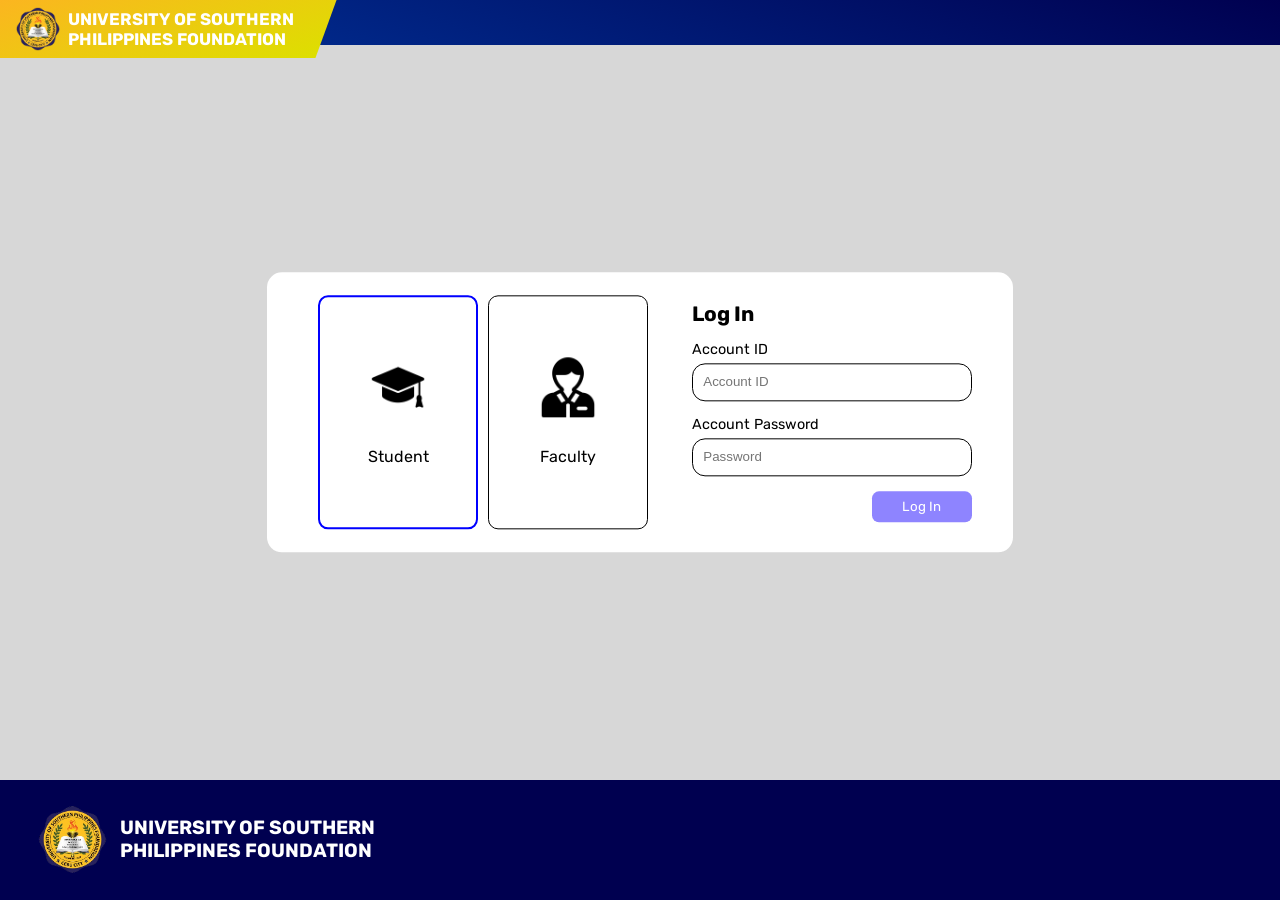
<file: index.html>
<!DOCTYPE html>
<html lang="en">
  <head>
    <link rel="preconnect" href="https://fonts.googleapis.com">
    <link rel="preconnect" href="https://fonts.gstatic.com" crossorigin>
    <link href="https://fonts.googleapis.com/css2?family=Rubik:wght@300..900&display=swap" rel="stylesheet">
    <link rel="icon" href="assets/uspf.png"/>
    <link rel="stylesheet" href="index.css">
    <meta name="viewport" content="width=device-width, initial-scale=1.0">
    <title>Log In</title>
  </head>
  <body>
    <header id="headerContent">
      <div id="header-yellow">
        <img id="header-icon" src="assets/uspf.png"/>
        <div id="header-title">UNIVERSITY OF SOUTHERN PHILIPPINES FOUNDATION</div>
      </div>
      <div id="header-blue">
        <nav id="topbar-navigation">
        </nav>
      </div>
    </header>
    <main id="mainContent">
      <section>
        <div id="logIn-types">
          <div class="logIn-type selected" data-type="student">
            <img src="assets/graduate-hat.png">
            <div class="logIn-type-name">Student</div>
          </div>
          <div class="logIn-type" data-type="faculty">
            <img src="assets/staff.png">
            <div class="logIn-type-name">Faculty</div>
          </div>
        </div>
        <div id="logIn-info">
          <div class="title">Log In</div>
          <div class="form">
            <div class="form-name">Account ID</div>
            <input id="logIn-info-accountId" placeholder="Account ID" type="text"/>
          </div>
          <div class="form">
            <div class="form-name">Account Password</div>
            <input id="logIn-info-password" placeholder="Password" type="password"/>
          </div>
          <button disabled id="button-logIn">Log In</button>
        </div>
      </section>
    </main>
    <footer id="footerContent">
      <div id="footer-top">
        <img src="assets/uspf.png"/>
        <div id="name">UNIVERSITY OF SOUTHERN PHILIPPINES FOUNDATION</div>
      </div>
    </footer>
    <div id="container-notifications"></div>
    <script type="module" src="index.js"></script>
  </body>
</html>
</file>
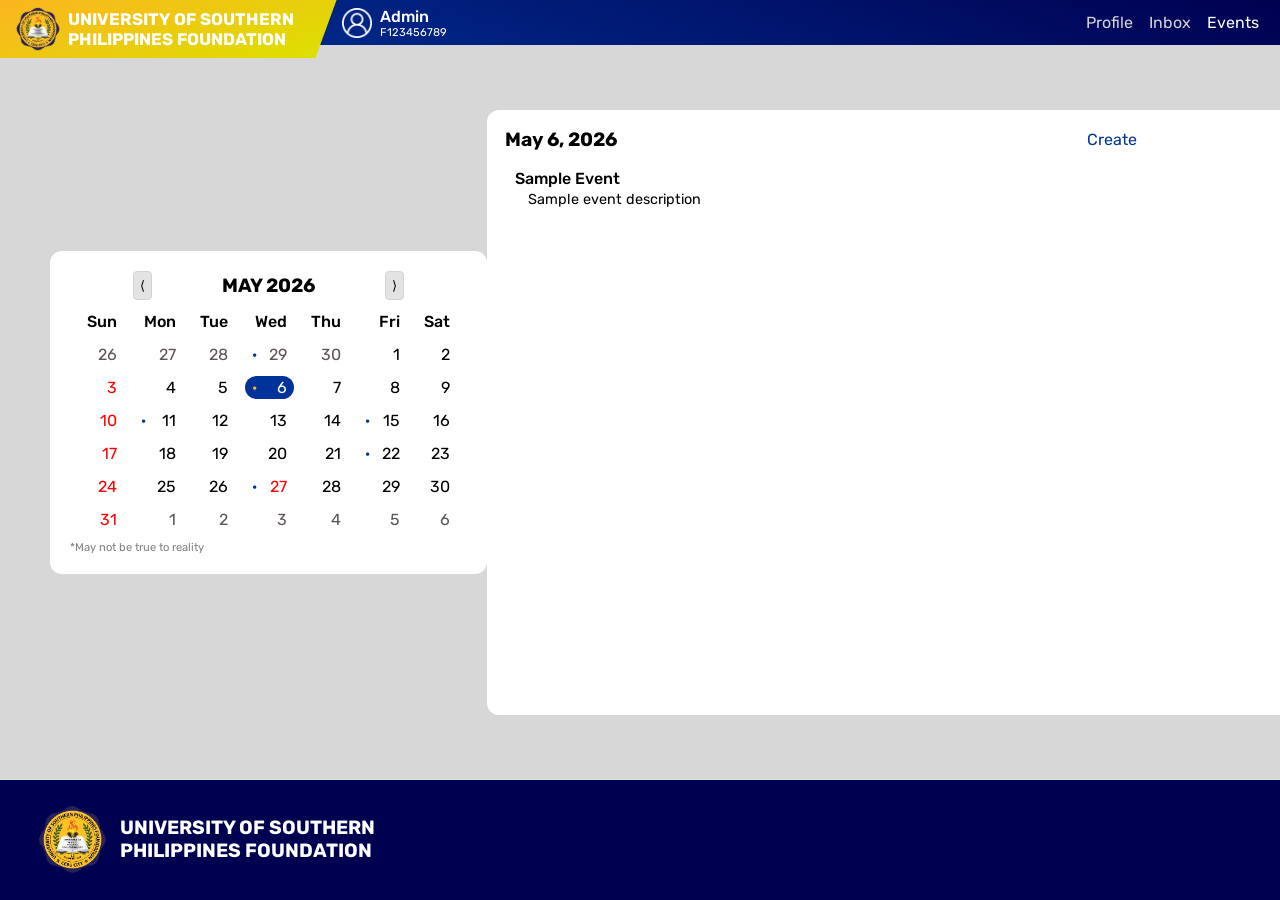
<file: faculty/events/index.html>
<!DOCTYPE html>
<html lang="en">
  <head>
    <link rel="preconnect" href="https://fonts.googleapis.com">
    <link rel="preconnect" href="https://fonts.gstatic.com" crossorigin>
    <link href="https://fonts.googleapis.com/css2?family=Rubik:wght@300..900&display=swap" rel="stylesheet">
    <link rel="icon" href="../../assets/uspf.png"/>
    <link rel="stylesheet" href="index.css">
    <meta name="viewport" content="width=device-width, initial-scale=1.0">
    <title>Events</title>
  </head>
  <body>
    <header id="headerContent">
      <div id="header-yellow">
        <img id="header-icon" src="../../assets/uspf.png"/>
        <div id="header-title">UNIVERSITY OF SOUTHERN PHILIPPINES FOUNDATION</div>
      </div>
      <div id="header-blue">
        <div id="container-account">
          <img id="account-profilePicture" src="../../assets/user2.png"/>
          <div id="account-name">Admin</div>
          <div id="account-id">F123456789</div>
        </div>
        <nav id="topbar-navigation">
          <a href="../profile" class="navigation-item">
            <div class="title">Profile</div>
          </a>
          <a href="../inbox" class="navigation-item">
            <div class="title">Inbox</div>
          </a>
          <a href="../events" class="navigation-item" style="color: white;">
            <div class="title">Events</div>
          </a>
        </nav>
      </div>
    </header>
    <main id="mainContent">
      <section id="section-calendar">
        <header>
          <button id="button-previousMonth">&lang;</button>
          <div id="container-monthName">MAY 2026</div>
          <button id="button-nextMonth">&rang;</button>
        </header>
        <main>
          <table class="calendar">
            <tr>
              <th>Sun</th>
              <th>Mon</th>
              <th>Tue</th>
              <th>Wed</th>
              <th>Thu</th>
              <th>Fri</th>
              <th>Sat</th>
            </tr>
            <tr>
              <td class="calendar-anotherMonthDate">26</td>
              <td class="calendar-anotherMonthDate">27</td>
              <td class="calendar-anotherMonthDate">28</td>
              <td class="calendar-anotherMonthDate calendar-hasEvents">29</td>
              <td class="calendar-anotherMonthDate">30</td>
              <td>1</td>
              <td>2</td>
            </tr>
            <tr>
              <td class="calendar-holiday">3</td>
              <td>4</td>
              <td>5</td>
              <td class="calendar-today calendar-hasEvents">6</td>
              <td>7</td>
              <td>8</td>
              <td>9</td>
            </tr>
            <tr>
              <td class="calendar-holiday">10</td>
              <td class="calendar-hasEvents">11</td>
              <td>12</td>
              <td>13</td>
              <td>14</td>
              <td class="calendar-hasEvents">15</td>
              <td>16</td>
            </tr>
            <tr>
              <td class="calendar-holiday">17</td>
              <td>18</td>
              <td>19</td>
              <td>20</td>
              <td>21</td>
              <td class="calendar-hasEvents">22</td>
              <td>23</td>
            </tr>
            <tr>
              <td class="calendar-holiday">24</td>
              <td>25</td>
              <td>26</td>
              <td class="calendar-holiday calendar-hasEvents">27</td>
              <td>28</td>
              <td>29</td>
              <td>30</td>
            </tr>
            <tr>
              <td class="calendar-holiday">31</td>
              <td class="calendar-anotherMonthDate">1</td>
              <td class="calendar-anotherMonthDate">2</td>
              <td class="calendar-anotherMonthDate">3</td>
              <td class="calendar-anotherMonthDate">4</td>
              <td class="calendar-anotherMonthDate">5</td>
              <td class="calendar-anotherMonthDate">6</td>
            </tr>
          </table>
        </main>
        <footer>
          *May not be true to reality
        </footer>
      </section>
      <section id="calendar-info">
        <header>
          <div id="calendar-info-date">May 6, 2026</div>
          <a href="../events/create">Create</a>
          <a href="../events/sample">View All</a>
        </header>
        <main>
          <div id="calendar-events">
            <div id="event-sampleEvent" class="calendar-event">
              <header>
                <div class="calendar-event-name">Sample Event</div>
                <div class="calendar-event-time">5:00 PM - 8:00 PM</div>
              </header>
              <main>
                <div class="calendar-event-description">
                  Sample event description
                </div>
              </main>
            </div>
          </div>
        </main>
      </section>
    </main>
    <footer id="footerContent">
      <div id="footer-top">
        <img src="../../assets/uspf.png"/>
        <div id="name">UNIVERSITY OF SOUTHERN PHILIPPINES FOUNDATION</div>
      </div>
    </footer>
    <script src="index.js"></script>
  </body>
</html>
</file>
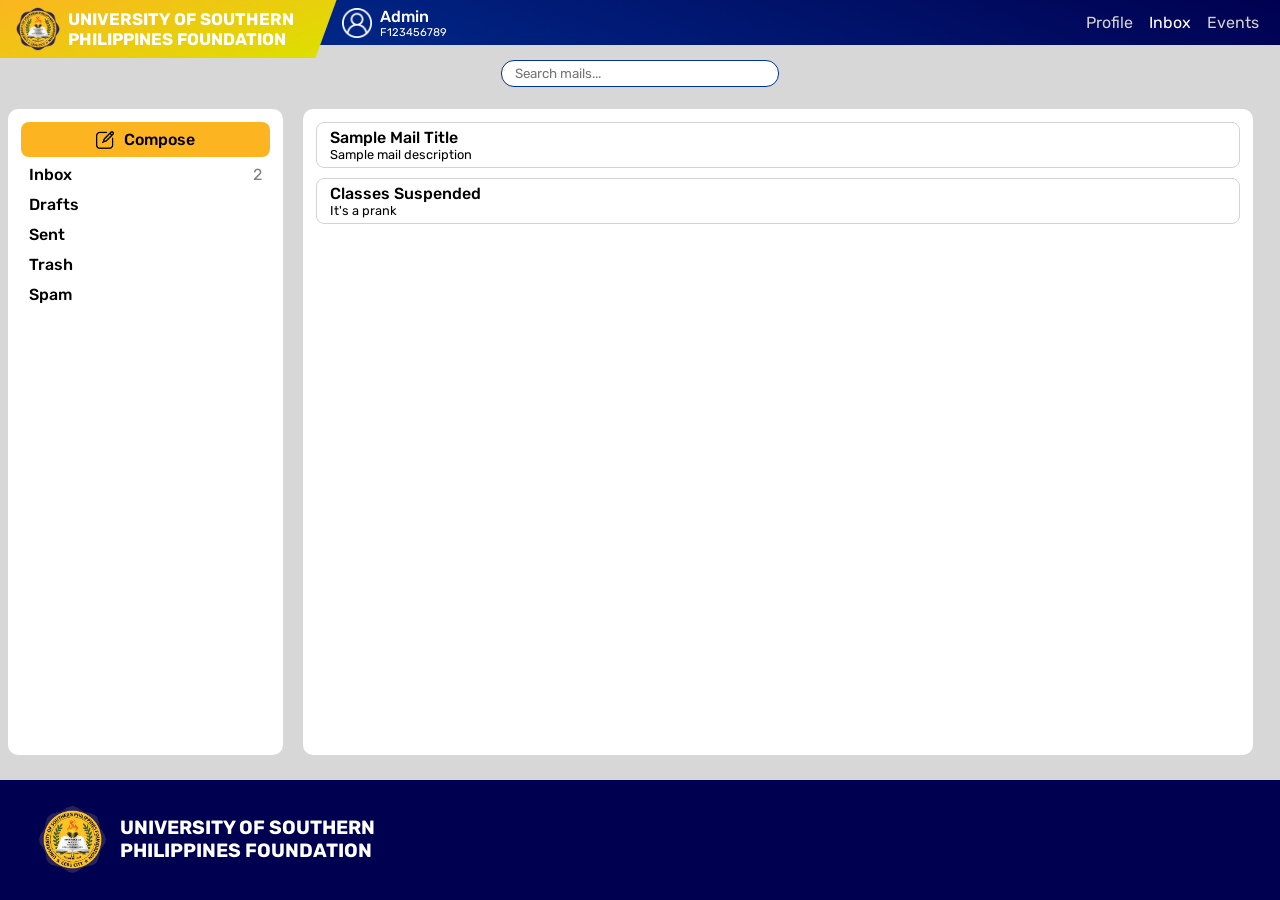
<file: faculty/inbox/index.html>
<!DOCTYPE html>
<html lang="en">
  <head>
    <link rel="preconnect" href="https://fonts.googleapis.com">
    <link rel="preconnect" href="https://fonts.gstatic.com" crossorigin>
    <link href="https://fonts.googleapis.com/css2?family=Rubik:wght@300..900&display=swap" rel="stylesheet">
    <link rel="icon" href="../../assets/uspf.png"/>
    <link rel="stylesheet" href="index.css">
    <meta name="viewport" content="width=device-width, initial-scale=1.0">
    <title>Inbox</title>
  </head>
  <body>
    <header id="headerContent">
      <div id="header-yellow">
        <img id="header-icon" src="../../assets/uspf.png"/>
        <div id="header-title">UNIVERSITY OF SOUTHERN PHILIPPINES FOUNDATION</div>
      </div>
      <div id="header-blue">
        <div id="container-account">
          <img id="account-profilePicture" src="../../assets/user2.png"/>
          <div id="account-name">Admin</div>
          <div id="account-id">F123456789</div>
        </div>
        <nav id="topbar-navigation">
          <a href="../profile" class="navigation-item">
            <div class="title">Profile</div>
          </a>
          <a class="navigation-item" style="color: white;">
            <div class="title">Inbox</div>
          </a>
          <a href="../events" class="navigation-item">
            <div class="title">Events</div>
          </a>
        </nav>
      </div>
    </header>
    <main id="mainContent">
      <input id="input-search" type="text" placeholder="Search mails..."/>
      <header id="sidePanel">
        <button id="button-composeMail">Compose</button>
        <button id="button-inboxMails">
          <div class="title">Inbox</div>
          <div class="notif-count">2</div>
        </button>
        <button id="button-draftMails">
          <div class="title">Drafts</div>
          <div class="notif-count"></div>
        </button>
        <button id="button-sentMails">
          <div class="title">Sent</div>
          <div class="notif-count"></div>
        </button>
        <button id="button-trashMails">
          <div class="title">Trash</div>
          <div class="notif-count"></div>
        </button>
        <button id="button-spamMails">
          <div class="title">Spam</div>
          <div class="notif-count"></div>
        </button>
      </header>
      <main id="mainPanel">
        <div class="mail">
          <div class="mail-actions">
            <img class="mail-actions-reply" title="Reply" src="../../assets/reply.png"/>
            <img class="mail-actions-markAsRead" title="Mark as read" src="../../assets/markAsRead.png"/>
            <img class="mail-actions-trash" title="Move to trash" src="../../assets/trash.png"/>
          </div>
          <div class="mail-title">Sample Mail Title</div>
          <div class="mail-description">Sample mail description</div>
        </div>
        <div class="mail">
          <div class="mail-actions">
            <img class="mail-actions-markAsRead" title="Mark as read" src="../../assets/markAsRead.png"/>
            <img class="mail-actions-trash" title="Move to trash" src="../../assets/trash.png"/>
          </div>
          <div class="mail-title">Classes Suspended</div>
          <div class="mail-description">It's a prank</div>
        </div>
      </main>
      <footer id="mailPanel"></footer>
    </main>
    <footer id="footerContent">
      <div id="footer-top">
        <img src="../../assets/uspf.png"/>
        <div id="name">UNIVERSITY OF SOUTHERN PHILIPPINES FOUNDATION</div>
      </div>
    </footer>
    <div id="container-notifications"></div>
    <script type="module" src="index.js"></script>
  </body>
</html>
</file>
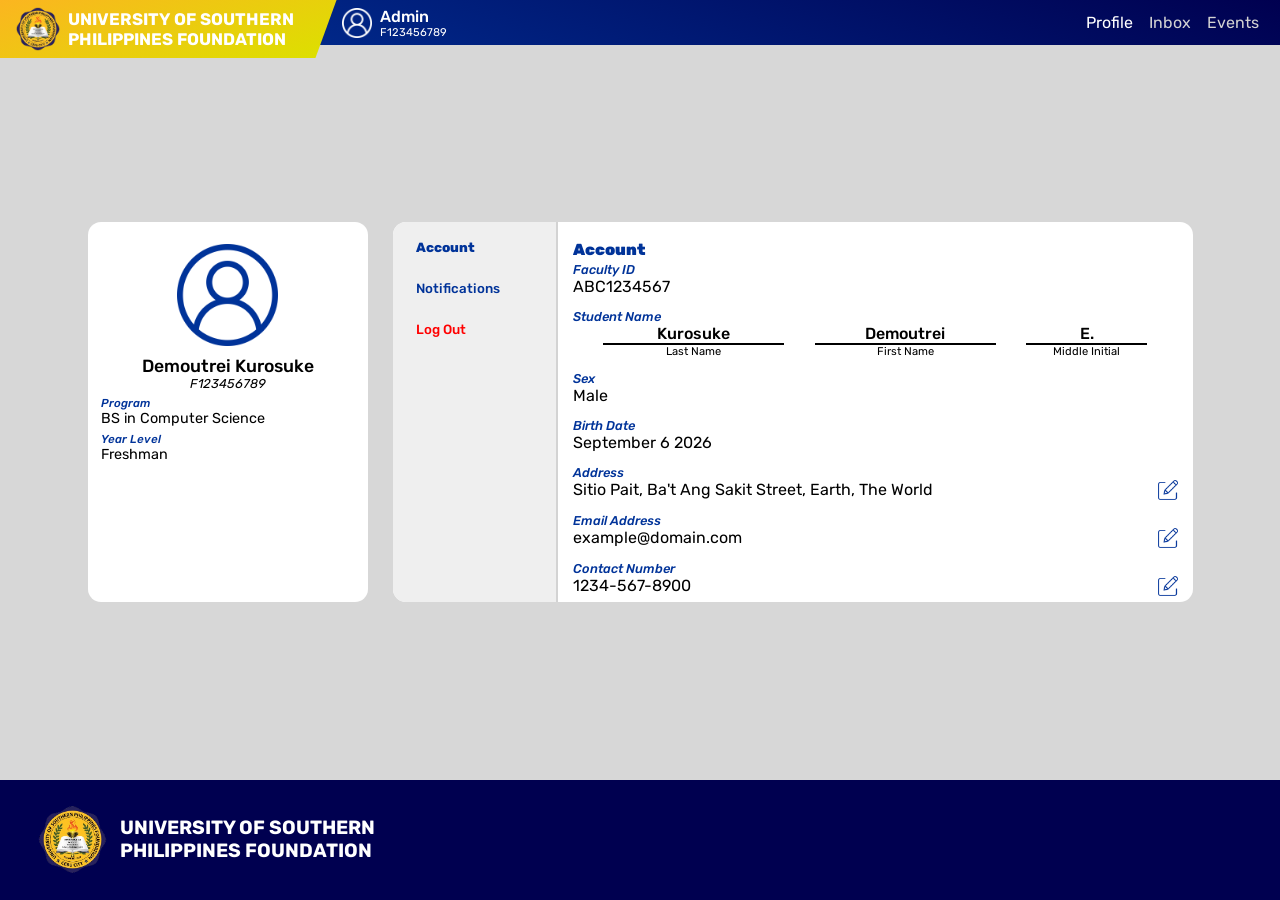
<file: faculty/profile/index.html>
<!DOCTYPE html>
<html lang="en">
  <head>
    <link rel="preconnect" href="https://fonts.googleapis.com">
    <link rel="preconnect" href="https://fonts.gstatic.com" crossorigin>
    <link href="https://fonts.googleapis.com/css2?family=Rubik:wght@300..900&display=swap" rel="stylesheet">
    <link rel="icon" href="../../assets/uspf.png"/>
    <link rel="stylesheet" href="index.css">
    <meta name="viewport" content="width=device-width, initial-scale=1.0">
    <title>Profile</title>
  </head>
  <body>
    <header id="headerContent">
      <div id="header-yellow">
        <img id="header-icon" src="../../assets/uspf.png"/>
        <div id="header-title">UNIVERSITY OF SOUTHERN PHILIPPINES FOUNDATION</div>
      </div>
      <div id="header-blue">
        <div id="container-account">
          <img id="account-profilePicture" src="../../assets/user2.png"/>
          <div id="account-name">Admin</div>
          <div id="account-id">F123456789</div>
        </div>
        <nav id="topbar-navigation">
          <a class="navigation-item" style="color: white;">
            <div class="title">Profile</div>
          </a>
          <a href="../inbox" class="navigation-item">
            <div class="title">Inbox</div>
          </a>
          <a href="../events" class="navigation-item">
            <div class="title">Events</div>
          </a>
        </nav>
      </div>
    </header>
    <main id="mainContent">
      <section id="student-profile">
        <img id="profile-picture" title="Upload Profile Picture" src="../../assets/user.png"/>
        <div id="profile-name">Demoutrei Kurosuke</div>
        <div id="profile-studentId">F123456789</div>
        <div id="profile-program">BS in Computer Science</div>
        <div id="profile-yearLevel">Freshman</div>
      </section>
      <section id="student-settings">
        <header>
          <nav>
            <button id="navigation-account" onclick="scrollToView('#section-account')">Account</button>
            <button id="navigation-notifications" onclick="scrollToView('#section-notifications')">Notifications</button>
            <button id="navigation-logOut" onclick="scrollToView('#section-logOut')">Log Out</button>
          </nav>
        </header>
        <main>
          <section id="section-account">
            <div id="section-account-studentId" title="Copy ID">ABC1234567</div>
            <div id="section-account-studentName">
              <div id="section-account-studentName-lastName">Kurosuke</div>
              <div id="section-account-studentName-firstName">Demoutrei</div>
              <div id="section-account-studentName-middleInitial">E.</div>
            </div>
            <div id="section-account-sex">Male</div>
            <div id="section-account-birthDate">September 6 2026</div>
            <div id="section-account-address" class="editable" title="Edit field">Sitio Pait, Ba't Ang Sakit Street, Earth, The World</div>
            <div id="section-account-emailAddress" class="editable" title="Edit field">example@domain.com</div>
            <div id="section-account-contactNumber" class="editable" title="Edit field">1234-567-8900</div>
            <div id="section-account-nationality" class="editable" title="Edit field">Human</div>
            <div id="section-account-status" class="editable" title="Edit field">Single</div>
            <div id="section-account-religion" class="editable" title="Edit field">Roman Catholic</div>
          </section>
          <section id="section-notifications">
            <p>Control how you receive notifications.</p>
            <div id="section-notifications-email" class="toggleable active">Email Address</div>
            <div id="section-notifications-contactNumber" class="toggleable">Contact Number</div>
          </section>
          <section id="section-logOut">
            <button id="button-logOut">Log Out</button>
            <section id="section-logOut-confirmation">
              <div id="container-confirmation">
                <p>Are you sure you want to log out?</p>
                <div id="confirmation-actions">
                  <button id="confirmation-action-cancel">Cancel</button>
                  <button id="confirmation-action-confirm">Log Out</button>
                </div>
              </div>
            </section>
          </section>
        </main>
      </section>
    </main>
    <footer id="footerContent">
      <div id="footer-top">
        <img src="../../assets/uspf.png"/>
        <div id="name">UNIVERSITY OF SOUTHERN PHILIPPINES FOUNDATION</div>
      </div>
    </footer>
    <div id="container-notifications"></div>
    <script type="module" src="index.js"></script>
    <script type="module" src="../../base.js"></script>
    <script type="module">
      import { scrollToView } from './index.js';

      window.scrollToView = scrollToView;
      
      (new IntersectionObserver(
        (entries) => {
          entries.forEach(
            (entry) => {
              const target = document.querySelector("#navigation-account");
              if (entry.isIntersecting) {
                target.classList.add("active");
              } else {
                target.classList.remove("active");
              }
            }
          )
        },
        {
          threshold: 0.5
        }
      )).observe(document.querySelector("#section-account"));

      (new IntersectionObserver(
        (entries) => {
          entries.forEach(
            (entry) => {
              const target = document.querySelector("#navigation-notifications");
              if (entry.isIntersecting) {
                target.classList.add("active");
              } else {
                target.classList.remove("active");
              }
            }
          )
        },
        {
          threshold: 0.5
        }
      )).observe(document.querySelector("#section-notifications"));

      (new IntersectionObserver(
        (entries) => {
          entries.forEach(
            (entry) => {
              const target = document.querySelector("#navigation-logOut");
              if (entry.isIntersecting) {
                target.classList.add("active");
              } else {
                target.classList.remove("active");
              }
            }
          )
        },
        {
          threshold: 0.5
        }
      )).observe(document.querySelector("#section-logOut"));
    </script>
  </body>
</html>
</file>
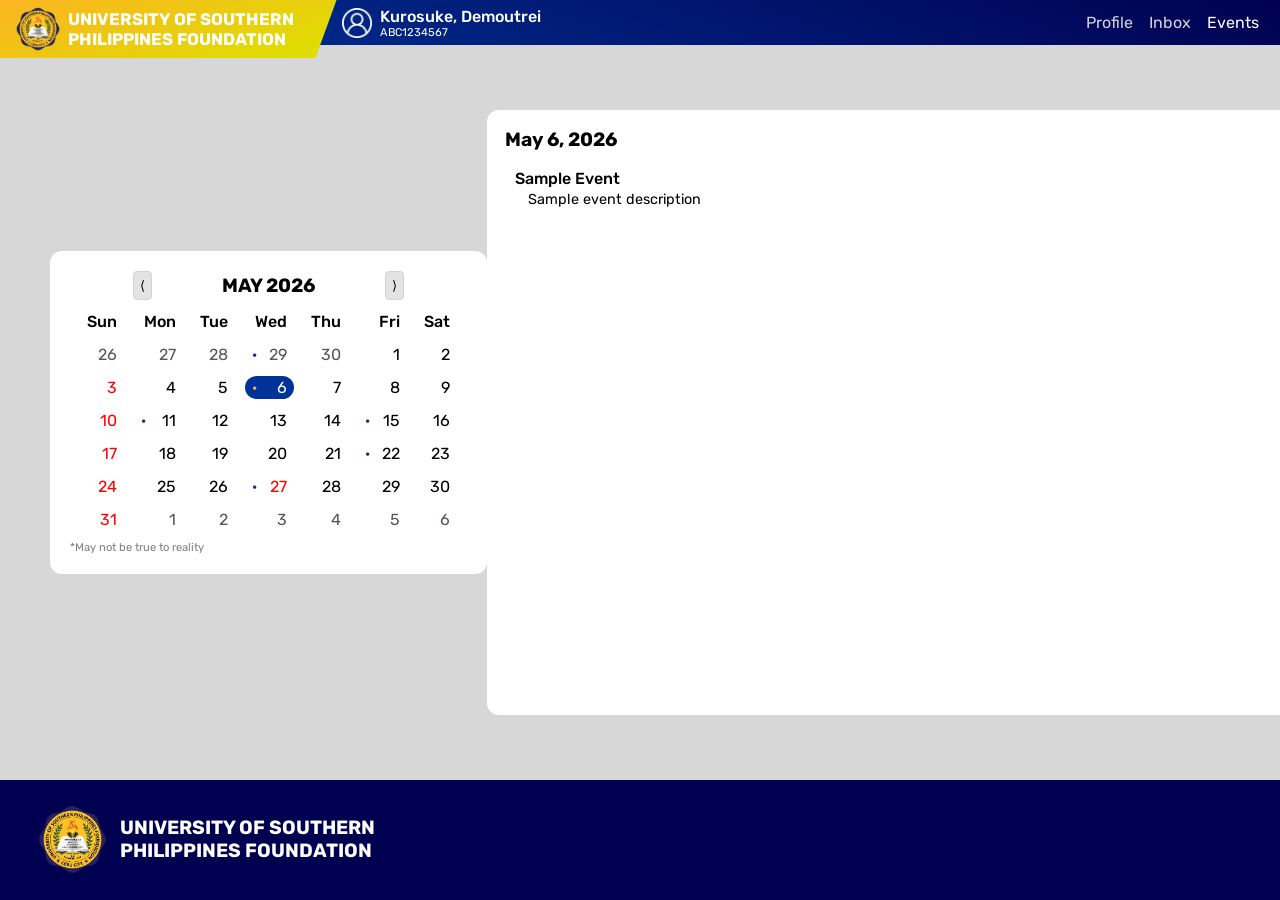
<file: student/events/index.html>
<!DOCTYPE html>
<html lang="en">
  <head>
    <link rel="preconnect" href="https://fonts.googleapis.com">
    <link rel="preconnect" href="https://fonts.gstatic.com" crossorigin>
    <link href="https://fonts.googleapis.com/css2?family=Rubik:wght@300..900&display=swap" rel="stylesheet">
    <link rel="icon" href="../../assets/uspf.png"/>
    <link rel="stylesheet" href="index.css">
    <meta name="viewport" content="width=device-width, initial-scale=1.0">
    <title>Events</title>
  </head>
  <body>
    <header id="headerContent">
      <div id="header-yellow">
        <img id="header-icon" src="../../assets/uspf.png"/>
        <div id="header-title">UNIVERSITY OF SOUTHERN PHILIPPINES FOUNDATION</div>
      </div>
      <div id="header-blue">
        <div id="container-account">
          <img id="account-profilePicture" src="../../assets/user2.png"/>
          <div id="account-name">Kurosuke, Demoutrei</div>
          <div id="account-id">ABC1234567</div>
        </div>
        <nav id="topbar-navigation">
          <a href="../profile" class="navigation-item">
            <div class="title">Profile</div>
          </a>
          <a href="../inbox" class="navigation-item">
            <div class="title">Inbox</div>
          </a>
          <a href="../events" class="navigation-item" style="color: white;">
            <div class="title">Events</div>
          </a>
        </nav>
      </div>
    </header>
    <main id="mainContent">
      <section id="section-calendar">
        <header>
          <button id="button-previousMonth">&lang;</button>
          <div id="container-monthName">MAY 2026</div>
          <button id="button-nextMonth">&rang;</button>
        </header>
        <main>
          <table class="calendar">
            <tr>
              <th>Sun</th>
              <th>Mon</th>
              <th>Tue</th>
              <th>Wed</th>
              <th>Thu</th>
              <th>Fri</th>
              <th>Sat</th>
            </tr>
            <tr>
              <td class="calendar-anotherMonthDate">26</td>
              <td class="calendar-anotherMonthDate">27</td>
              <td class="calendar-anotherMonthDate">28</td>
              <td class="calendar-anotherMonthDate calendar-hasEvents">29</td>
              <td class="calendar-anotherMonthDate">30</td>
              <td>1</td>
              <td>2</td>
            </tr>
            <tr>
              <td class="calendar-holiday">3</td>
              <td>4</td>
              <td>5</td>
              <td class="calendar-today calendar-hasEvents">6</td>
              <td>7</td>
              <td>8</td>
              <td>9</td>
            </tr>
            <tr>
              <td class="calendar-holiday">10</td>
              <td class="calendar-hasEvents">11</td>
              <td>12</td>
              <td>13</td>
              <td>14</td>
              <td class="calendar-hasEvents">15</td>
              <td>16</td>
            </tr>
            <tr>
              <td class="calendar-holiday">17</td>
              <td>18</td>
              <td>19</td>
              <td>20</td>
              <td>21</td>
              <td class="calendar-hasEvents">22</td>
              <td>23</td>
            </tr>
            <tr>
              <td class="calendar-holiday">24</td>
              <td>25</td>
              <td>26</td>
              <td class="calendar-holiday calendar-hasEvents">27</td>
              <td>28</td>
              <td>29</td>
              <td>30</td>
            </tr>
            <tr>
              <td class="calendar-holiday">31</td>
              <td class="calendar-anotherMonthDate">1</td>
              <td class="calendar-anotherMonthDate">2</td>
              <td class="calendar-anotherMonthDate">3</td>
              <td class="calendar-anotherMonthDate">4</td>
              <td class="calendar-anotherMonthDate">5</td>
              <td class="calendar-anotherMonthDate">6</td>
            </tr>
          </table>
        </main>
        <footer>
          *May not be true to reality
        </footer>
      </section>
      <section id="calendar-info">
        <header>
          <div id="calendar-info-date">May 6, 2026</div>
          <a href="../events/sample">View All</a>
        </header>
        <main>
          <div id="calendar-events">
            <div id="event-sampleEvent" class="calendar-event">
              <header>
                <div class="calendar-event-name">Sample Event</div>
                <div class="calendar-event-time">5:00 PM - 8:00 PM</div>
              </header>
              <main>
                <div class="calendar-event-description">
                  Sample event description
                </div>
              </main>
            </div>
          </div>
        </main>
      </section>
    </main>
    <footer id="footerContent">
      <div id="footer-top">
        <img src="../../assets/uspf.png"/>
        <div id="name">UNIVERSITY OF SOUTHERN PHILIPPINES FOUNDATION</div>
      </div>
    </footer>
    <script src="index.js"></script>
  </body>
</html>
</file>
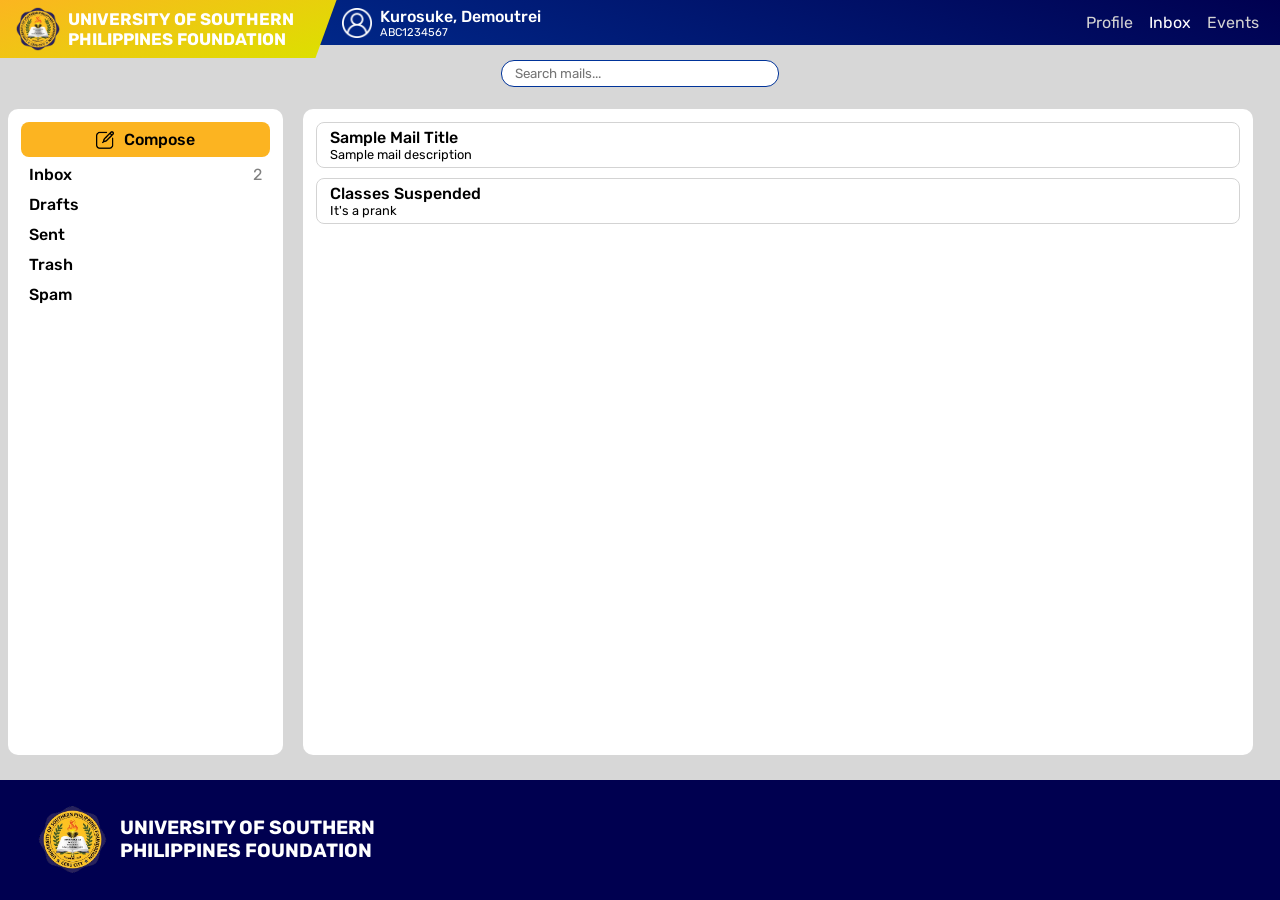
<file: student/inbox/index.html>
<!DOCTYPE html>
<html lang="en">
  <head>
    <link rel="preconnect" href="https://fonts.googleapis.com">
    <link rel="preconnect" href="https://fonts.gstatic.com" crossorigin>
    <link href="https://fonts.googleapis.com/css2?family=Rubik:wght@300..900&display=swap" rel="stylesheet">
    <link rel="icon" href="../../assets/uspf.png"/>
    <link rel="stylesheet" href="index.css">
    <meta name="viewport" content="width=device-width, initial-scale=1.0">
    <title>Inbox</title>
  </head>
  <body>
    <header id="headerContent">
      <div id="header-yellow">
        <img id="header-icon" src="../../assets/uspf.png"/>
        <div id="header-title">UNIVERSITY OF SOUTHERN PHILIPPINES FOUNDATION</div>
      </div>
      <div id="header-blue">
        <div id="container-account">
          <img id="account-profilePicture" src="../../assets/user2.png"/>
          <div id="account-name">Kurosuke, Demoutrei</div>
          <div id="account-id">ABC1234567</div>
        </div>
        <nav id="topbar-navigation">
          <a href="../profile" class="navigation-item">
            <div class="title">Profile</div>
          </a>
          <a class="navigation-item" style="color: white;">
            <div class="title">Inbox</div>
          </a>
          <a href="../events" class="navigation-item">
            <div class="title">Events</div>
          </a>
        </nav>
      </div>
    </header>
    <main id="mainContent">
      <input id="input-search" type="text" placeholder="Search mails..."/>
      <header id="sidePanel">
        <button id="button-composeMail">Compose</button>
        <button id="button-inboxMails">
          <div class="title">Inbox</div>
          <div class="notif-count">2</div>
        </button>
        <button id="button-draftMails">
          <div class="title">Drafts</div>
          <div class="notif-count"></div>
        </button>
        <button id="button-sentMails">
          <div class="title">Sent</div>
          <div class="notif-count"></div>
        </button>
        <button id="button-trashMails">
          <div class="title">Trash</div>
          <div class="notif-count"></div>
        </button>
        <button id="button-spamMails">
          <div class="title">Spam</div>
          <div class="notif-count"></div>
        </button>
      </header>
      <main id="mainPanel">
        <div class="mail">
          <div class="mail-actions">
            <img class="mail-actions-reply" title="Reply" src="../../assets/reply.png"/>
            <img class="mail-actions-markAsRead" title="Mark as read" src="../../assets/markAsRead.png"/>
            <img class="mail-actions-trash" title="Move to trash" src="../../assets/trash.png"/>
          </div>
          <div class="mail-title">Sample Mail Title</div>
          <div class="mail-description">Sample mail description</div>
        </div>
        <div class="mail">
          <div class="mail-actions">
            <img class="mail-actions-markAsRead" title="Mark as read" src="../../assets/markAsRead.png"/>
            <img class="mail-actions-trash" title="Move to trash" src="../../assets/trash.png"/>
          </div>
          <div class="mail-title">Classes Suspended</div>
          <div class="mail-description">It's a prank</div>
        </div>
      </main>
      <footer id="mailPanel"></footer>
    </main>
    <footer id="footerContent">
      <div id="footer-top">
        <img src="../../assets/uspf.png"/>
        <div id="name">UNIVERSITY OF SOUTHERN PHILIPPINES FOUNDATION</div>
      </div>
    </footer>
    <div id="container-notifications"></div>
    <script type="module" src="index.js"></script>
  </body>
</html>
</file>
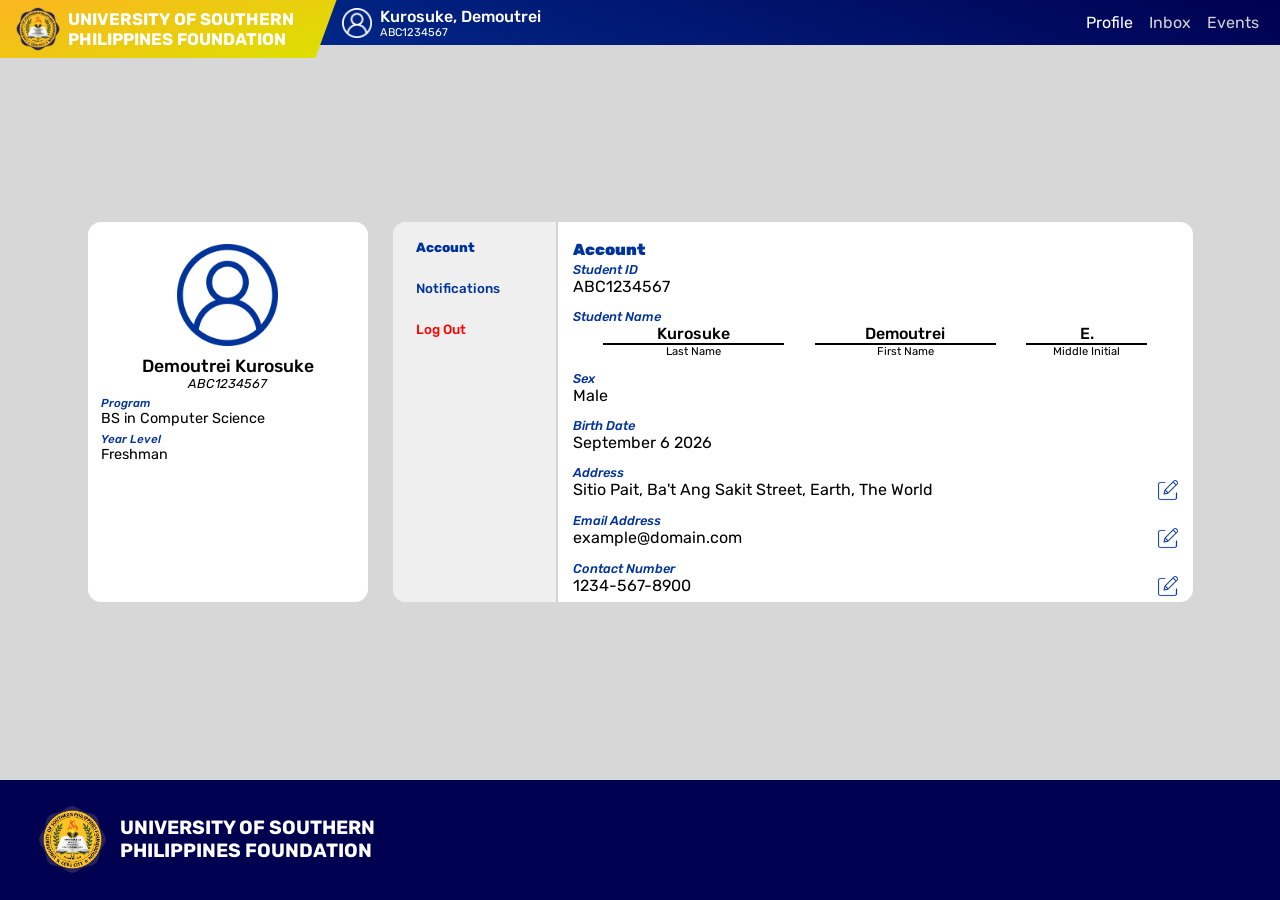
<file: student/profile/index.html>
<!DOCTYPE html>
<html lang="en">
  <head>
    <link rel="preconnect" href="https://fonts.googleapis.com">
    <link rel="preconnect" href="https://fonts.gstatic.com" crossorigin>
    <link href="https://fonts.googleapis.com/css2?family=Rubik:wght@300..900&display=swap" rel="stylesheet">
    <link rel="icon" href="../../assets/uspf.png"/>
    <link rel="stylesheet" href="index.css">
    <meta name="viewport" content="width=device-width, initial-scale=1.0">
    <title>Profile</title>
  </head>
  <body>
    <header id="headerContent">
      <div id="header-yellow">
        <img id="header-icon" src="../../assets/uspf.png"/>
        <div id="header-title">UNIVERSITY OF SOUTHERN PHILIPPINES FOUNDATION</div>
      </div>
      <div id="header-blue">
        <div id="container-account">
          <img id="account-profilePicture" src="../../assets/user2.png"/>
          <div id="account-name">Kurosuke, Demoutrei</div>
          <div id="account-id">ABC1234567</div>
        </div>
        <nav id="topbar-navigation">
          <a class="navigation-item" style="color: white;">
            <div class="title">Profile</div>
          </a>
          <a href="../inbox" class="navigation-item">
            <div class="title">Inbox</div>
          </a>
          <a href="../events" class="navigation-item">
            <div class="title">Events</div>
          </a>
        </nav>
      </div>
    </header>
    <main id="mainContent">
      <section id="student-profile">
        <img id="profile-picture" title="Upload Profile Picture" src="../../assets/user.png"/>
        <div id="profile-name">Demoutrei Kurosuke</div>
        <div id="profile-studentId">ABC1234567</div>
        <div id="profile-program">BS in Computer Science</div>
        <div id="profile-yearLevel">Freshman</div>
      </section>
      <section id="student-settings">
        <header>
          <nav>
            <button id="navigation-account" onclick="scrollToView('#section-account')">Account</button>
            <button id="navigation-notifications" onclick="scrollToView('#section-notifications')">Notifications</button>
            <button id="navigation-logOut" onclick="scrollToView('#section-logOut')">Log Out</button>
          </nav>
        </header>
        <main>
          <section id="section-account">
            <div id="section-account-studentId" title="Copy ID">ABC1234567</div>
            <div id="section-account-studentName">
              <div id="section-account-studentName-lastName">Kurosuke</div>
              <div id="section-account-studentName-firstName">Demoutrei</div>
              <div id="section-account-studentName-middleInitial">E.</div>
            </div>
            <div id="section-account-sex">Male</div>
            <div id="section-account-birthDate">September 6 2026</div>
            <div id="section-account-address" class="editable" title="Edit field">Sitio Pait, Ba't Ang Sakit Street, Earth, The World</div>
            <div id="section-account-emailAddress" class="editable" title="Edit field">example@domain.com</div>
            <div id="section-account-contactNumber" class="editable" title="Edit field">1234-567-8900</div>
            <div id="section-account-nationality" class="editable" title="Edit field">Human</div>
            <div id="section-account-status" class="editable" title="Edit field">Single</div>
            <div id="section-account-religion" class="editable" title="Edit field">Roman Catholic</div>
          </section>
          <section id="section-notifications">
            <p>Control how you receive notifications.</p>
            <div id="section-notifications-email" class="toggleable active">Email Address</div>
            <div id="section-notifications-contactNumber" class="toggleable">Contact Number</div>
          </section>
          <section id="section-logOut">
            <button id="button-logOut">Log Out</button>
            <section id="section-logOut-confirmation">
              <div id="container-confirmation">
                <p>Are you sure you want to log out?</p>
                <div id="confirmation-actions">
                  <button id="confirmation-action-cancel">Cancel</button>
                  <button id="confirmation-action-confirm">Log Out</button>
                </div>
              </div>
            </section>
          </section>
        </main>
      </section>
    </main>
    <footer id="footerContent">
      <div id="footer-top">
        <img src="../../assets/uspf.png"/>
        <div id="name">UNIVERSITY OF SOUTHERN PHILIPPINES FOUNDATION</div>
      </div>
    </footer>
    <div id="container-notifications"></div>
    <script type="module" src="index.js"></script>
    <script type="module" src="../../base.js"></script>
    <script type="module">
      import { scrollToView } from './index.js';

      window.scrollToView = scrollToView;
      
      (new IntersectionObserver(
        (entries) => {
          entries.forEach(
            (entry) => {
              const target = document.querySelector("#navigation-account");
              if (entry.isIntersecting) {
                target.classList.add("active");
              } else {
                target.classList.remove("active");
              }
            }
          )
        },
        {
          threshold: 0.5
        }
      )).observe(document.querySelector("#section-account"));

      (new IntersectionObserver(
        (entries) => {
          entries.forEach(
            (entry) => {
              const target = document.querySelector("#navigation-notifications");
              if (entry.isIntersecting) {
                target.classList.add("active");
              } else {
                target.classList.remove("active");
              }
            }
          )
        },
        {
          threshold: 0.5
        }
      )).observe(document.querySelector("#section-notifications"));

      (new IntersectionObserver(
        (entries) => {
          entries.forEach(
            (entry) => {
              const target = document.querySelector("#navigation-logOut");
              if (entry.isIntersecting) {
                target.classList.add("active");
              } else {
                target.classList.remove("active");
              }
            }
          )
        },
        {
          threshold: 0.5
        }
      )).observe(document.querySelector("#section-logOut"));
    </script>
  </body>
</html>
</file>
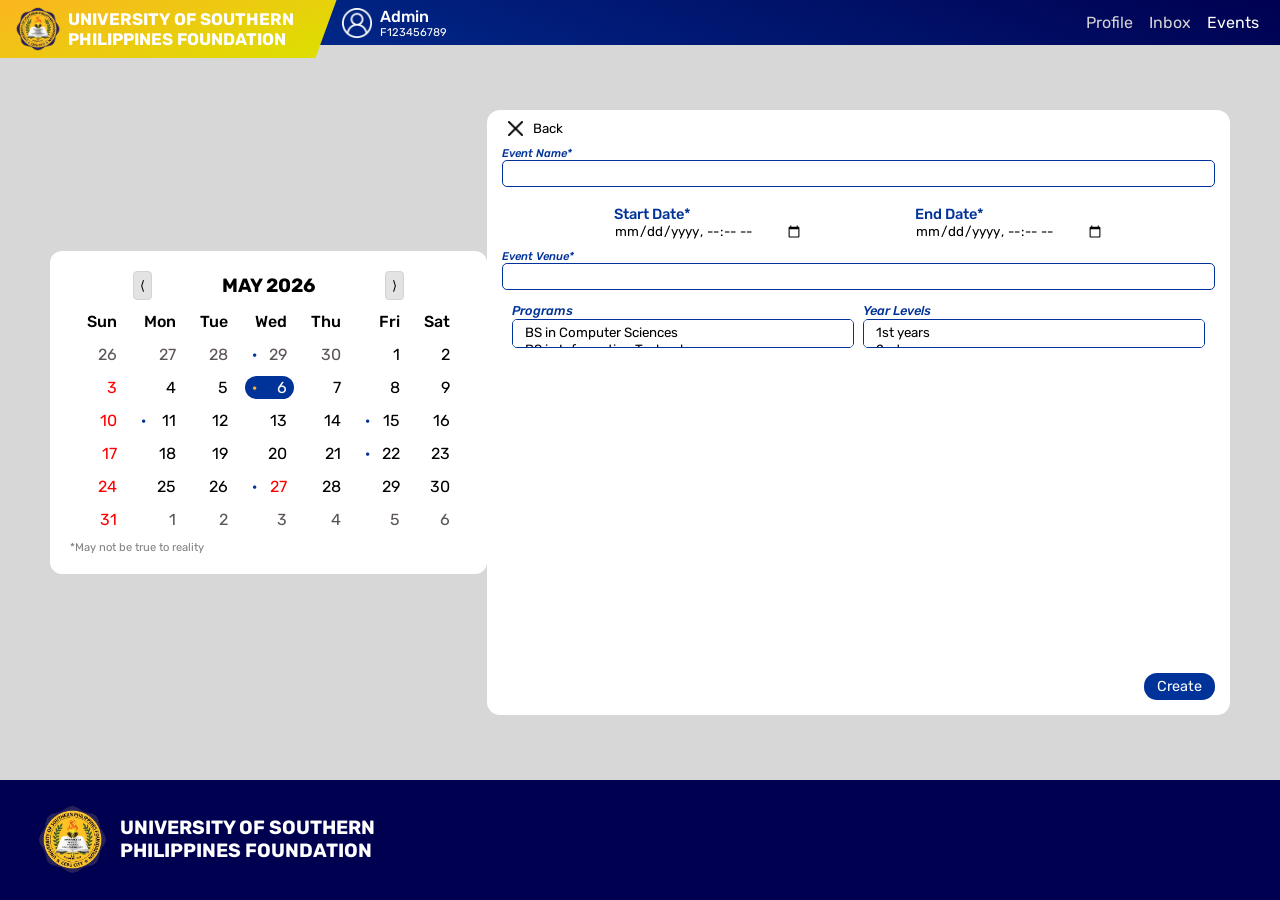
<file: faculty/events/create/index.html>
<!DOCTYPE html>
<html lang="en">
  <head>
    <link rel="preconnect" href="https://fonts.googleapis.com">
    <link rel="preconnect" href="https://fonts.gstatic.com" crossorigin>
    <link href="https://fonts.googleapis.com/css2?family=Rubik:wght@300..900&display=swap" rel="stylesheet">
    <link rel="icon" href="../../../assets/uspf.png"/>
    <link rel="stylesheet" href="index.css">
    <meta name="viewport" content="width=device-width, initial-scale=1.0">
    <title>Sample System</title>
  </head>
  <body>
    <header id="headerContent">
      <div id="header-yellow">
        <img id="header-icon" src="../../../assets/uspf.png"/>
        <div id="header-title">UNIVERSITY OF SOUTHERN PHILIPPINES FOUNDATION</div>
      </div>
      <div id="header-blue">
        <div id="container-account">
          <img id="account-profilePicture" src="../../../assets/user2.png"/>
          <div id="account-name">Admin</div>
          <div id="account-id">F123456789</div>
        </div>
        <nav id="topbar-navigation">
          <a href="../../profile" class="navigation-item">
            <div class="title">Profile</div>
          </a>
          <a href="../../inbox" class="navigation-item">
            <div class="title">Inbox</div>
          </a>
          <a href="../../events" class="navigation-item" style="color: white;">
            <div class="title">Events</div>
          </a>
        </nav>
      </div>
    </header>
    <main id="mainContent">
      <section id="section-calendar">
        <header>
          <button id="button-previousMonth">&lang;</button>
          <div id="container-monthName">MAY 2026</div>
          <button id="button-nextMonth">&rang;</button>
        </header>
        <main>
          <table class="calendar">
            <tr>
              <th>Sun</th>
              <th>Mon</th>
              <th>Tue</th>
              <th>Wed</th>
              <th>Thu</th>
              <th>Fri</th>
              <th>Sat</th>
            </tr>
            <tr>
              <td class="calendar-anotherMonthDate">26</td>
              <td class="calendar-anotherMonthDate">27</td>
              <td class="calendar-anotherMonthDate">28</td>
              <td class="calendar-anotherMonthDate calendar-hasEvents">29</td>
              <td class="calendar-anotherMonthDate">30</td>
              <td>1</td>
              <td>2</td>
            </tr>
            <tr>
              <td class="calendar-holiday">3</td>
              <td>4</td>
              <td>5</td>
              <td class="calendar-today calendar-hasEvents">6</td>
              <td>7</td>
              <td>8</td>
              <td>9</td>
            </tr>
            <tr>
              <td class="calendar-holiday">10</td>
              <td class="calendar-hasEvents">11</td>
              <td>12</td>
              <td>13</td>
              <td>14</td>
              <td class="calendar-hasEvents">15</td>
              <td>16</td>
            </tr>
            <tr>
              <td class="calendar-holiday">17</td>
              <td>18</td>
              <td>19</td>
              <td>20</td>
              <td>21</td>
              <td class="calendar-hasEvents">22</td>
              <td>23</td>
            </tr>
            <tr>
              <td class="calendar-holiday">24</td>
              <td>25</td>
              <td>26</td>
              <td class="calendar-holiday calendar-hasEvents">27</td>
              <td>28</td>
              <td>29</td>
              <td>30</td>
            </tr>
            <tr>
              <td class="calendar-holiday">31</td>
              <td class="calendar-anotherMonthDate">1</td>
              <td class="calendar-anotherMonthDate">2</td>
              <td class="calendar-anotherMonthDate">3</td>
              <td class="calendar-anotherMonthDate">4</td>
              <td class="calendar-anotherMonthDate">5</td>
              <td class="calendar-anotherMonthDate">6</td>
            </tr>
          </table>
        </main>
        <footer>
          *May not be true to reality
        </footer>
      </section>
      <section id="section-creationPanel">
        <button id="button-back">
          <img src="../../../assets/close.png"/>
          Back
        </button>
        <div id="event-name">
          <input id="input-eventName" type="text"/>
        </div>
        <div id="event-date">
          <input id="input-startDate" type="datetime-local"/>
          <input id="input-endDate" type="datetime-local"/>
        </div>
        <div id="event-venue">
          <input id="input-eventVenue" type="text"/>
        </div>
        <div id="event-participants">
          <div id="container-programsSelect">
            <select id="select-programs" multiple size="1">
              <option value="BSCS">BS in Computer Sciences</option>
              <option value="BSIT">BS in Information Technology</option>
            </select>
          </div>
          <div id="container-yearLevelsSelect">
            <select id="select-yearLevels" multiple size="1">
              <option value="freshmen">1st years</option>
              <option value="sophomores">2nd years</option>
              <option value="juniors">3rd years</option>
              <option value="seniors">4th years</option>
            </select>
          </div>
        </div>
        <button id="button-createEvent">Create</button>
      </section>
    </main>
    <footer id="footerContent">
      <div id="footer-top">
        <img src="../../../assets/uspf.png"/>
        <div id="name">UNIVERSITY OF SOUTHERN PHILIPPINES FOUNDATION</div>
      </div>
    </footer>
    <div id="container-notifications"></div>
    <script type="module" src="index.js"></script>
  </body>
</html>
</file>
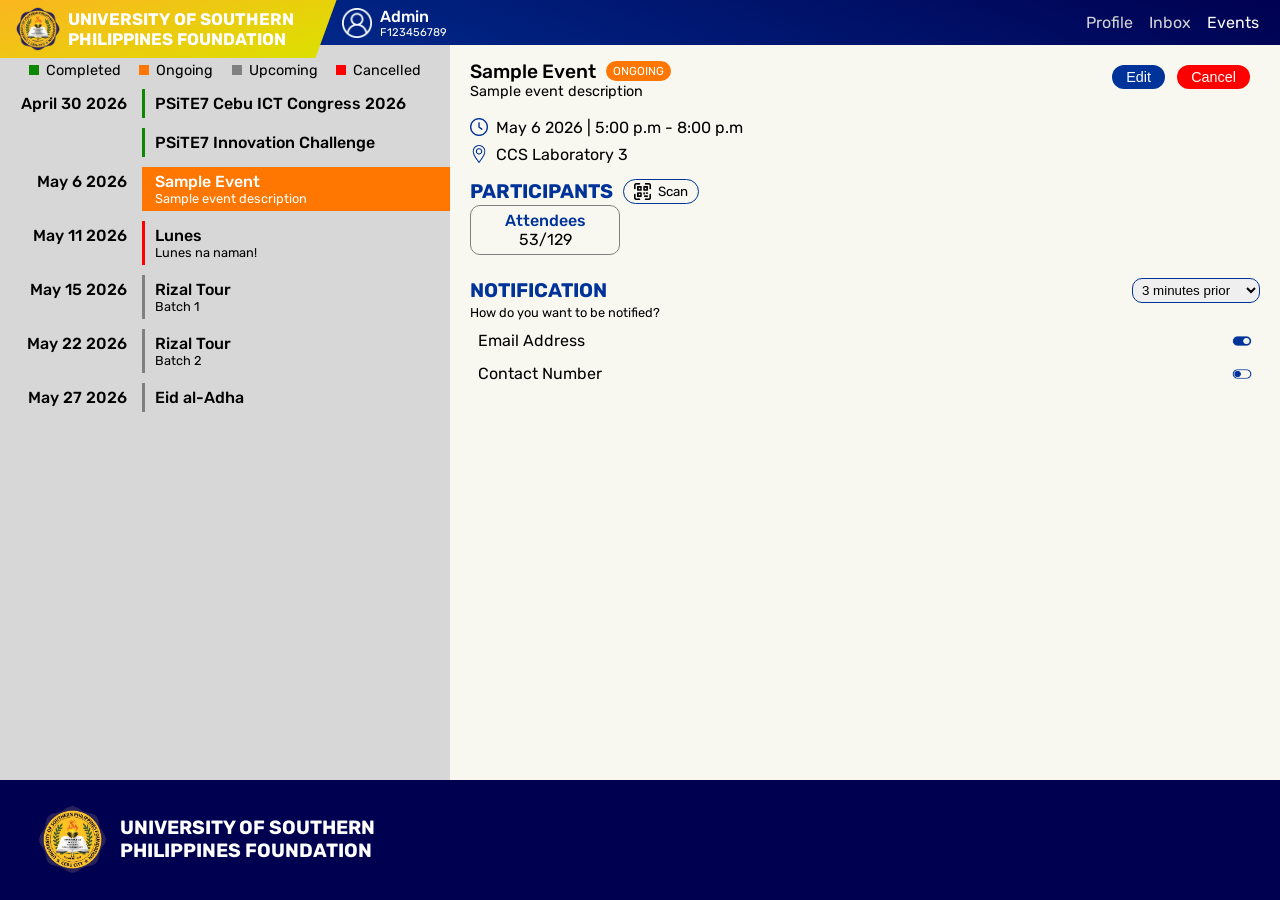
<file: faculty/events/sample/index.html>
<!DOCTYPE html>
<html lang="en">
  <head>
    <link rel="preconnect" href="https://fonts.googleapis.com">
    <link rel="preconnect" href="https://fonts.gstatic.com" crossorigin>
    <link href="https://fonts.googleapis.com/css2?family=Rubik:wght@300..900&display=swap" rel="stylesheet">
    <link rel="icon" href="../../../assets/uspf.png"/>
    <link rel="stylesheet" href="index.css">
    <meta name="viewport" content="width=device-width, initial-scale=1.0">
    <title>Sample Event</title>
  </head>
  <body>
    <header id="headerContent">
      <div id="header-yellow">
        <img id="header-icon" src="../../../assets/uspf.png"/>
        <div id="header-title">UNIVERSITY OF SOUTHERN PHILIPPINES FOUNDATION</div>
      </div>
      <div id="header-blue">
        <div id="container-account">
          <img id="account-profilePicture" src="../../../assets/user2.png"/>
          <div id="account-name">Admin</div>
          <div id="account-id">F123456789</div>
        </div>
        <nav id="topbar-navigation">
          <a href="../../profile" class="navigation-item">
            <div class="title">Profile</div>
          </a>
          <a href="../../inbox" class="navigation-item">
            <div class="title">Inbox</div>
          </a>
          <a href="../" class="navigation-item" style="color: white;">
            <div class="title">Events</div>
          </a>
        </nav>
      </div>
    </header>
    <main id="mainContent">
      <section id="eventsList">
        <div id="eventsList-legends">
          <div class="eventsList-legend">
            <div class="eventsList-legend-color" style="background-color: #0C8900;"></div>
            <div class="eventsList-legend-name">Completed</div>
          </div>
          <div class="eventsList-legend">
            <div class="eventsList-legend-color" style="background-color: #FF7600;"></div>
            <div class="eventsList-legend-name">Ongoing</div>
          </div>
          <div class="eventsList-legend">
            <div class="eventsList-legend-color" style="background-color: gray;"></div>
            <div class="eventsList-legend-name">Upcoming</div>
          </div>
          <div class="eventsList-legend">
            <div class="eventsList-legend-color" style="background-color: red;"></div>
            <div class="eventsList-legend-name">Cancelled</div>
          </div>
        </div>
        <div class="container-month">
          <div class="container-month-date">
            <header>
              <div class="container-month-name">April 30 2026</div>
            </header>
            <main>
              <div class="container-event ended">
                <div class="container-month-event-name">PSiTE7 Cebu ICT Congress 2026</div>
              </div>
              <div class="container-event ended">
                <div class="container-month-event-name">PSiTE7 Innovation Challenge</div>
              </div>
            </main>
          </div>
          <div class="container-month-date">
            <header>
              <div class="container-month-name">May 6 2026</div>
            </header>
            <main>
              <div class="container-event ongoing selected">
                <div class="container-month-event-name">Sample Event</div>
                <div class="container-month-event-description">Sample event description</div>
              </div>
            </main>
          </div>
          <div class="container-month-date">
            <header>
              <div class="container-month-name">May 11 2026</div>
            </header>
            <main>
              <div class="container-event cancelled">
                <div class="container-month-event-name">Lunes</div>
                <div class="container-month-event-description">Lunes na naman!</div>
              </div>
            </main>
          </div>
          <div class="container-month-date">
            <header>
              <div class="container-month-name">May 15 2026</div>
            </header>
            <main>
              <div class="container-event">
                <div class="container-month-event-name">Rizal Tour</div>
                <div class="container-month-event-description">Batch 1</div>
              </div>
            </main>
          </div>
          <div class="container-month-date">
            <header>
              <div class="container-month-name">May 22 2026</div>
            </header>
            <main>
              <div class="container-event">
                <div class="container-month-event-name">Rizal Tour</div>
                <div class="container-month-event-description">Batch 2</div>
              </div>
            </main>
          </div>
          <div class="container-month-date">
            <header>
              <div class="container-month-name">May 27 2026</div>
            </header>
            <main>
              <div class="container-event">
                <div class="container-month-event-name">Eid al-Adha</div>
              </div>
            </main>
          </div>
        </div>
      </section>
      <section id="eventInfo">
        <div id="eventInfo-name" class="ongoing">Sample Event</div>
        <div id="eventInfo-description">Sample event description</div>
        <div id="eventInfo-time" title="Schedule">May 6 2026 | 5:00 p.m - 8:00 p.m</div>
        <div id="eventInfo-venue" title="Venue">CCS Laboratory 3</div>
        <section id="section-participants">
          <header>
            <div class="title">PARTICIPANTS</div>
            <button id="button-scanQrAttendance" title="Scan QR attendance">
              <img src="../../../assets/qrCode.png" alt="QR Attendance" title="QR Code"/>
              Scan
            </button>
          </header>
          <div id="container-participants-attendees" title="View attendees in Excel">53/129</div>
        </section>
        <section id="section-notification">
          <p>How do you want to be notified?</p>
          <div id="section-notification-emailAddress" class="toggleable active">Email Address</div>
          <div id="section-notification-contactNumber" class="toggleable">Contact Number</div>
          <select id="reminderTime" class="topRight" title="Time of reminder">
            <option value="3 minutes">3 minutes prior</option>
            <option value="5 minutes">5 minutes prior</option>
            <option value="15 minutes">15 minutes prior</option>
            <option value="30 minutes">30 minutes prior</option>
            <option value="1 hour">1 hour prior</option>
            <option value="3 hours">3 hours prior</option>
            <option value="6 hours">6 hours prior</option>
            <option value="12 hours">12 hours prior</option>
            <option value="24 hours">24 hours prior</option>
          </select>
        </section>
        <button id="button-editEvent" title="Edit event details">Edit</button>
        <button id="button-cancelEvent" title="Cancel event">Cancel</button>
      </section>
      <section id="section-eventCancellation">
        <div>
          <p>Are you sure you want to cancel '<b id="eventName">Sample Event</b>' event?</p>
          <div id="container-actions">
            <button id="button-cancel">Cancel</button>
            <button id="button-confirm">Confirm</button>
          </div>
        </div>
      </section>
    </main>
    <div id="container-notifications"></div>
    <footer id="footerContent">
      <div id="footer-top">
        <img src="../../../assets/uspf.png"/>
        <div id="name">UNIVERSITY OF SOUTHERN PHILIPPINES FOUNDATION</div>
      </div>
    </footer>
    <script type="module" src="index.js"></script>
  </body>
</html>
</file>
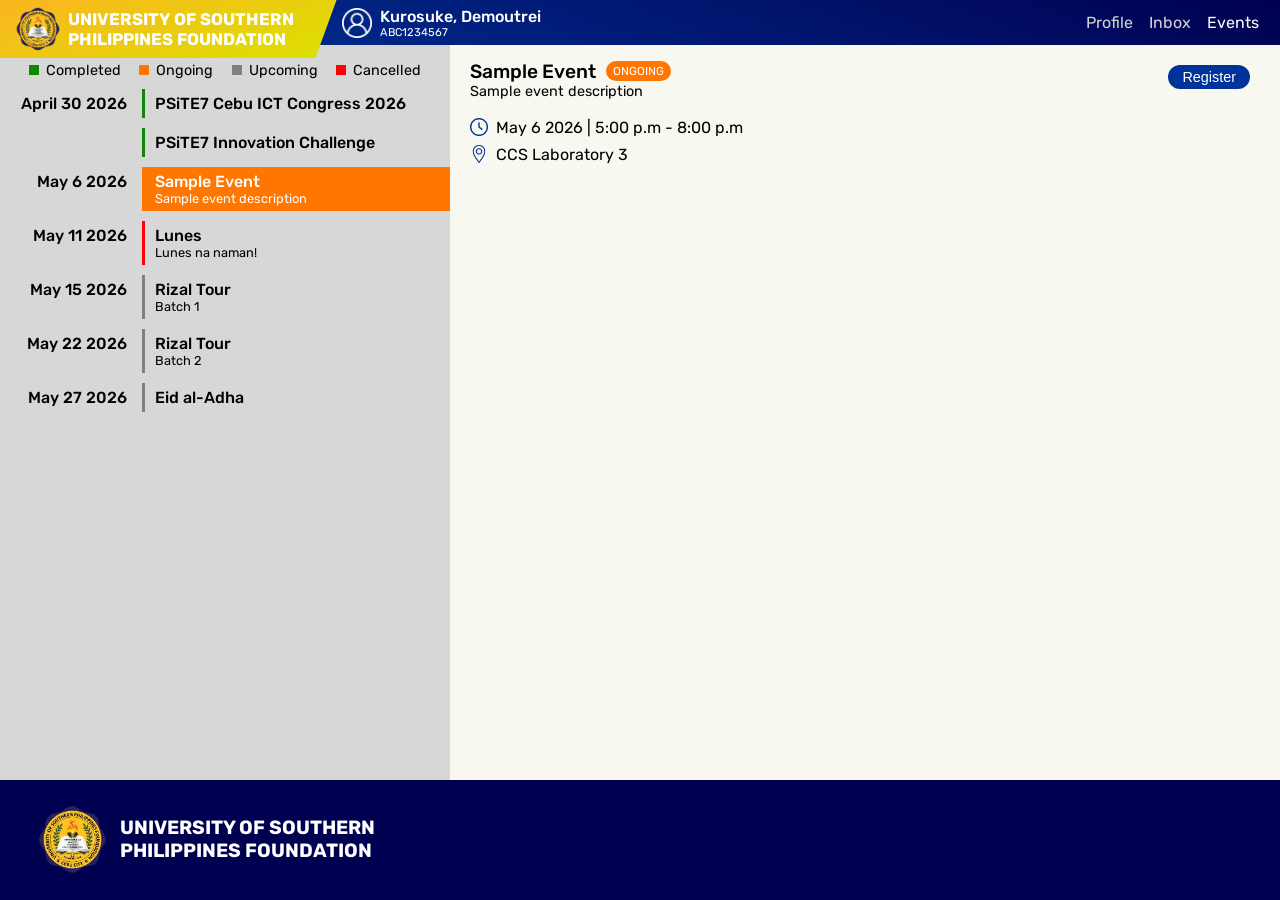
<file: student/events/sample/index.html>
<!DOCTYPE html>
<html lang="en">
  <head>
    <link rel="preconnect" href="https://fonts.googleapis.com">
    <link rel="preconnect" href="https://fonts.gstatic.com" crossorigin>
    <link href="https://fonts.googleapis.com/css2?family=Rubik:wght@300..900&display=swap" rel="stylesheet">
    <link rel="icon" href="../../../assets/uspf.png"/>
    <link rel="stylesheet" href="index.css">
    <meta name="viewport" content="width=device-width, initial-scale=1.0">
    <title>Sample Event</title>
  </head>
  <body>
    <header id="headerContent">
      <div id="header-yellow">
        <img id="header-icon" src="../../../assets/uspf.png"/>
        <div id="header-title">UNIVERSITY OF SOUTHERN PHILIPPINES FOUNDATION</div>
      </div>
      <div id="header-blue">
        <div id="container-account">
          <img id="account-profilePicture" src="../../../assets/user2.png"/>
          <div id="account-name">Kurosuke, Demoutrei</div>
          <div id="account-id">ABC1234567</div>
        </div>
        <nav id="topbar-navigation">
          <a href="../../profile" class="navigation-item">
            <div class="title">Profile</div>
          </a>
          <a href="../../inbox" class="navigation-item">
            <div class="title">Inbox</div>
          </a>
          <a href="../" class="navigation-item" style="color: white;">
            <div class="title">Events</div>
          </a>
        </nav>
      </div>
    </header>
    <main id="mainContent">
      <section id="eventsList">
        <div id="eventsList-legends">
          <div class="eventsList-legend">
            <div class="eventsList-legend-color" style="background-color: #0C8900;"></div>
            <div class="eventsList-legend-name">Completed</div>
          </div>
          <div class="eventsList-legend">
            <div class="eventsList-legend-color" style="background-color: #FF7600;"></div>
            <div class="eventsList-legend-name">Ongoing</div>
          </div>
          <div class="eventsList-legend">
            <div class="eventsList-legend-color" style="background-color: gray;"></div>
            <div class="eventsList-legend-name">Upcoming</div>
          </div>
          <div class="eventsList-legend">
            <div class="eventsList-legend-color" style="background-color: red;"></div>
            <div class="eventsList-legend-name">Cancelled</div>
          </div>
        </div>
        <div class="container-month">
          <div class="container-month-date">
            <header>
              <div class="container-month-name">April 30 2026</div>
            </header>
            <main>
              <div class="container-event ended">
                <div class="container-month-event-name">PSiTE7 Cebu ICT Congress 2026</div>
              </div>
              <div class="container-event ended">
                <div class="container-month-event-name">PSiTE7 Innovation Challenge</div>
              </div>
            </main>
          </div>
          <div class="container-month-date">
            <header>
              <div class="container-month-name">May 6 2026</div>
            </header>
            <main>
              <div class="container-event ongoing selected">
                <div class="container-month-event-name">Sample Event</div>
                <div class="container-month-event-description">Sample event description</div>
              </div>
            </main>
          </div>
          <div class="container-month-date">
            <header>
              <div class="container-month-name">May 11 2026</div>
            </header>
            <main>
              <div class="container-event cancelled">
                <div class="container-month-event-name">Lunes</div>
                <div class="container-month-event-description">Lunes na naman!</div>
              </div>
            </main>
          </div>
          <div class="container-month-date">
            <header>
              <div class="container-month-name">May 15 2026</div>
            </header>
            <main>
              <div class="container-event">
                <div class="container-month-event-name">Rizal Tour</div>
                <div class="container-month-event-description">Batch 1</div>
              </div>
            </main>
          </div>
          <div class="container-month-date">
            <header>
              <div class="container-month-name">May 22 2026</div>
            </header>
            <main>
              <div class="container-event">
                <div class="container-month-event-name">Rizal Tour</div>
                <div class="container-month-event-description">Batch 2</div>
              </div>
            </main>
          </div>
          <div class="container-month-date">
            <header>
              <div class="container-month-name">May 27 2026</div>
            </header>
            <main>
              <div class="container-event">
                <div class="container-month-event-name">Eid al-Adha</div>
              </div>
            </main>
          </div>
        </div>
      </section>
      <section id="eventInfo">
        <div id="eventInfo-name" class="ongoing">Sample Event</div>
        <div id="eventInfo-description">Sample event description</div>
        <div id="eventInfo-time" title="Schedule">May 6 2026 | 5:00 p.m - 8:00 p.m</div>
        <div id="eventInfo-venue" title="Venue">CCS Laboratory 3</div>
        <section id="section-notification">
          <p>How do you want to be notified?</p>
          <div id="section-notification-emailAddress" class="toggleable active">Email Address</div>
          <div id="section-notification-contactNumber" class="toggleable">Contact Number</div>
          <select id="reminderTime" class="topRight" title="Time of reminder">
            <option value="3 minutes">3 minutes prior</option>
            <option value="5 minutes">5 minutes prior</option>
            <option value="15 minutes">15 minutes prior</option>
            <option value="30 minutes">30 minutes prior</option>
            <option value="1 hour">1 hour prior</option>
            <option value="3 hours">3 hours prior</option>
            <option value="6 hours">6 hours prior</option>
            <option value="12 hours">12 hours prior</option>
            <option value="24 hours">24 hours prior</option>
          </select>
        </section>
        <button id="button-register" onclick="register();">Register</button>
        <button id="button-QR" onclick="displayQrCode();">
          <img src="../../../assets/qrCode.png" alt="QR Attendance" title="QR Code"/>
          QR Code
        </button>
        <section id="section-QR">
          <div id="container-QR">
            <img id="container-QR-dummy" src="../../../assets/dummyQr.png"/>
            <div id="container-QR-info">
              <p>Take a screenshot or download this QR code. This will serve as verification for your attendance in the event.</p>
              <button id="button-downloadQrCode">
                <img src="../../../assets/download.png"/>
                Download
              </button>
              <button id="button-close-qrCode" class="button-close">
                <img src="../../../assets/close.png" alt="Close window"/>
              </button>
            </div>
          </div>
        </section>
      </section>
    </main>
    <div id="container-notifications"></div>
    <footer id="footerContent">
      <div id="footer-top">
        <img src="../../../assets/uspf.png"/>
        <div id="name">UNIVERSITY OF SOUTHERN PHILIPPINES FOUNDATION</div>
      </div>
    </footer>
    <script type="module" src="index.js"></script>
  </body>
</html>
</file>
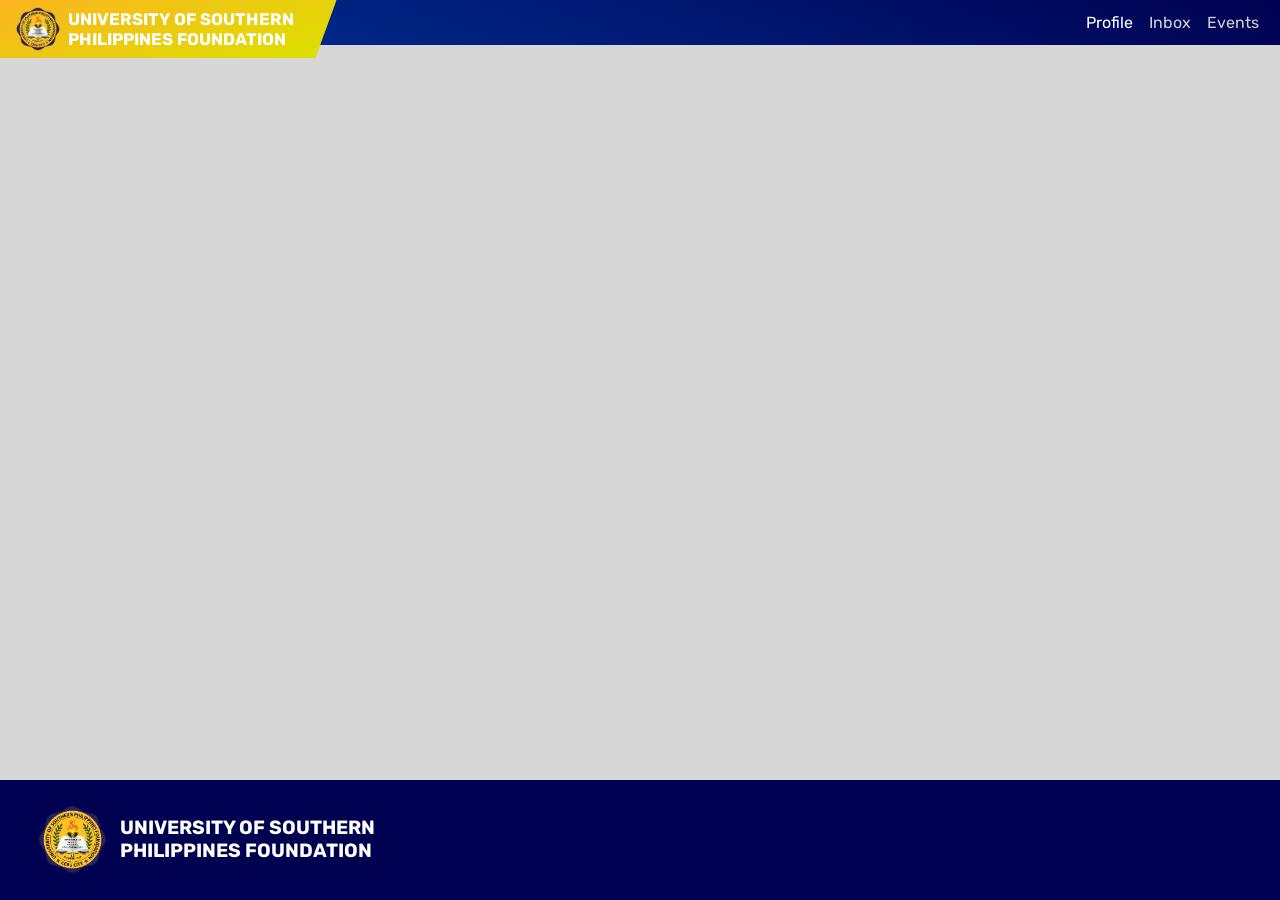
<file: base.html>
<!DOCTYPE html>
<html lang="en">
  <head>
    <link rel="preconnect" href="https://fonts.googleapis.com">
    <link rel="preconnect" href="https://fonts.gstatic.com" crossorigin>
    <link href="https://fonts.googleapis.com/css2?family=Rubik:wght@300..900&display=swap" rel="stylesheet">
    <link rel="icon" href="assets/uspf.png"/>
    <link rel="stylesheet" href="index.css">
    <meta name="viewport" content="width=device-width, initial-scale=1.0">
    <title>Sample System</title>
  </head>
  <body>
    <header id="headerContent">
      <div id="header-yellow">
        <img id="header-icon" src="assets/uspf.png"/>
        <div id="header-title">UNIVERSITY OF SOUTHERN PHILIPPINES FOUNDATION</div>
      </div>
      <div id="header-blue">
        <nav id="topbar-navigation">
          <a class="navigation-item" style="color: white;">
            <div class="title">Profile</div>
          </a>
          <a href="../inbox" class="navigation-item">
            <div class="title">Inbox</div>
          </a>
          <a href="../events" class="navigation-item">
            <div class="title">Events</div>
          </a>
        </nav>
      </div>
    </header>
    <main id="mainContent"></main>
    <footer id="footerContent">
      <div id="footer-top">
        <img src="assets/uspf.png"/>
        <div id="name">UNIVERSITY OF SOUTHERN PHILIPPINES FOUNDATION</div>
      </div>
    </footer>
    <div id="container-notifications"></div>
    <script src="index.js"></script>
  </body>
</html>
</file>
<file: index.css>
@import url('./base.css');


body {
  height: 100vh;
  overflow: clip;
  width: 100vw;
}


#mainContent {
  > section {
    aspect-ratio: 3 / 1;
    background-color: white;
    border-radius: 15px;
    display: flex;
    flex-direction: row;
    gap: 15px;
    justify-content: space-evenly;
    left: 50%;
    padding: 23px;
    position: relative;
    top: 50%;
    transform: translate(-50%, -50%);
    width: 700px;

    > #logIn-types {
      box-sizing: border-box;
      display: flex;
      flex-direction: row;
      justify-content: space-evenly;
      width: 50%;

      > .logIn-type {
        align-items: center;
        border: 1px solid black;
        border-radius: 10px;
        box-sizing: border-box;
        cursor: pointer;
        display: flex;
        flex-direction: column;
        gap: 30px;
        justify-content: center;
        padding: 1em;
        width: 160px;

        &.selected {
          border: 2px solid blue;
        }

        > img {
          width: 60px;
        }
      }
    }

    > #logIn-info {
      box-sizing: border-box;
      display: flex;
      flex-direction: column;
      gap: 8px;
      height: 100%;
      justify-content: space-evenly;
      width: 40%;
      
      > .title {
        font-size: 1.3em;
        font-weight: bold;
      }
  
      > .form {
        display: flex;
        flex-direction: column;
        gap: 5px;
        
        > input {
          border: 1px solid black;
          border-radius: 13px;
          padding: 0.8em;
  
          &:focus {
            outline: none;
          }
        }
        
        > .form-name {
          font-size: 0.9em;
        }
      }
  
      > #button-logIn {
        align-self: end;
        background-color: #004D99;
        border: none;
        border-radius: 7px;
        color: white;
        cursor: pointer;
        font-family: "Rubik";
        padding: 8px 3px;
        width: 100px;

        &:disabled {
          background-color: #8E84FF;
          cursor: not-allowed;
        }
      }
    }
  }
}
</file>
<file: faculty/events/index.css>
@import url('../../base.css');


#mainContent {
  display: flex;
  align-items: center;
  flex-direction: row;
  justify-content: space-evenly;
  padding: 50px;

  > #section-calendar {
    aspect-ratio: 5 / 3;
    background-color: white;
    border-radius: 12px;
    height: max-content;
    padding: 20px;

    > header {
      display: flex;
      flex-direction: row;
      justify-content: space-evenly;

      > button {
        align-items: center;
        aspect-ratio: 1 / 1;
        background: #E3E3E3;
        border: 1px solid #D3D3D3;
        border-radius: 4px;
        cursor: pointer;
        display: flex;
        flex-direction: row;
        outline: none;
        vertical-align: middle;
      }

      > #container-monthName {
        border-radius: 5px;
        cursor: pointer;
        font-size: 1.2em;
        font-weight: bold;
        padding: 3px 7px;
        
        &:hover {
          background-color: lightgray;
        }
      }
    }

    > main {
      > .calendar {
        border-spacing: 10px;

        th, td {
          border-radius: 13px;
          padding: 2px 7px;
          text-align: end;
          width: 35px;
        }

        th {
          font-weight: 500;
        }

        td {
          cursor: pointer;

          &:hover {
            background-color: #7AA2C4;
          }

          &.calendar-anotherMonthDate {
            color: #5D5555;
          }

          &.calendar-holiday {
            color: red;
          }
          
          &.calendar-today {
            background-color: var(--signature-blue);
            color: white;

            &.calendar-hasEvents {
              &:before {
                color: var(--signature-yellow);
              }
            }
          }

          &.calendar-hasEvents {
            display: flex;
            flex-direction: row;
            justify-content: space-between;
            position: relative;
            
            &:before {
              color: var(--signature-blue);
              border-radius: 5px;
              content: "·";
            }
          }
        }
      }
    }

    > footer {
      color: gray;
      font-size: 0.7em;
    }
  }

  > #calendar-info {
    aspect-ratio: 4 / 2;
    background-color: white;
    border-radius: 12px;
    box-sizing: border-box;
    height: calc(100% - 30px);
    padding: 15px 18px;

    > header {
      align-items: center;
      display: flex;
      flex-direction: row;
      justify-content: space-between;
      
      > a {
        border-radius: 10px;
        color: var(--signature-blue);
        padding: 5px 7px;
        text-decoration: none;

        &:hover {
          background-color: lightgray;
        }

        &:visited {
          color: var(--signature-blue);
        }
      }
      
      > #calendar-info-date {
        font-size: 1.2em;
        font-weight: bold;
      }
    }

    > main {
      > #calendar-events {
        display: flex;
        flex-direction: column;
        height: calc(100% - 28px);
        margin-top: 8px;
        overflow-x: clip;
        overflow-y: auto;
  
        > .calendar-event {
          border-radius: 8px;
          cursor: pointer;
          display: flex;
          flex-direction: column;
          padding: 7px 10px;
          
          &:hover {
            background-color: lightgray;
          }
  
          > header {
            display: flex;
            flex-direction: row;
            justify-content: space-between;
            
            > .calendar-event-name {
              font-weight: 500;
            }
          }
  
          > main {
            margin-top: 3px;
            padding-left: 13px;
            
            > .calendar-event-description {
              font-size: 0.9em;
            }
          }
        }
      }
    }
  }
}
</file>
<file: faculty/inbox/index.css>
@import url('../../base.css');


#mainContent {
  align-items: center;
  display: flex;
  flex-direction: row;
  gap: 20px;
  justify-content: center;
  padding-top: 40px;
  
  > #input-search {
    border: 1px solid var(--signature-blue);
    border-radius: 13px;
    font-family: "Rubik";
    left: 50%;
    padding: 5px 13px;
    position: absolute;
    top: 15px;
    transform: translateX(-50%);
    width: 250px;

    &:focus {
      outline: none;
    }
  }

  > #sidePanel {
    background-color: white;
    border-radius: 10px;
    box-sizing: border-box;
    display: flex;
    flex-direction: column;
    gap: 5px;
    height: 93%;
    padding: 13px;
    width: 275px;

    > button {
      background: none;
      border: none;
      border-radius: 8px;
      cursor: pointer;
      display: flex;
      flex-direction: row;
      font-family: "Rubik";
      font-size: 1em;
      justify-content: space-between;
      padding: 3px 8px;
      
      &#button-composeMail {
        align-items: center;
        background-color: var(--signature-yellow);
        display: flex;
        gap: 10px;
        justify-content: center;
        padding: 8px;
        font-weight: 500;
        
        &::before {
          aspect-ratio: 1 / 1;
          background-image: url('../../assets/compose.png');
          background-size: cover;
          content: "";
          width: 18px;
        }
      }
      
      &:hover {
        background-color: lightgray;
      }

      > .title {
        font-weight: 500;
      }

      > .notif-count {
        color: gray;
      }
    }
  }

  > #mainPanel {
    background-color: white;
    border-radius: 10px;
    box-sizing: border-box;
    display: flex;
    flex-direction: column;
    gap: 10px;
    height: 93%;
    overflow-x: clip;
    overflow-y: auto;
    padding: 13px;
    width: 950px;

    > .mail {
      border: 1px solid lightgray;
      border-radius: 8px;
      cursor: pointer;
      padding: 5px 13px;
      position: relative;

      &:hover > .mail-actions {
        visibility: visible;
      }
      
      &.markedAsRead > .mail-title {
        font-size: 1em;
        font-weight: normal;
      }

      > .mail-title {
        font-size: 1em;
        font-weight: 500;
      }

      > .mail-description {
        font-size: 0.8em;
      }

      > .mail-actions {
        display: flex;
        flex-direction: row;
        gap: 8px;
        position: absolute;
        right: 10px;
        top: 10px;
        visibility: hidden;

        > img {
          aspect-ratio: 1 / 1;
          width: 18px;
        }
      }
    }
  }
}
</file>
<file: faculty/profile/index.css>
@import url('../../base.css');


#mainContent {
  align-items: center;
  display: flex;
  flex-direction: row;
  gap: 25px;
  justify-content: center;
  
  > #student-profile, > #student-settings {
    background-color: white;
    border-radius: 13px;
    box-sizing: border-box;
    height: 380px;
    overflow: clip;
  }

  > #student-profile {
    display: flex;
    flex-direction: column;
    padding: 22px 13px;
    width: 280px;

    > #profile-picture {
      align-self: center;
      aspect-ratio: 1 / 1;
      cursor: pointer;
      width: 40%;
    }

    > #profile-name {
      align-self: center;
      font-size: 1.1em;
      font-weight: 500;
      margin-top: 10px;
    }

    > #profile-studentId {
      align-self: center;
      font-size: 0.8em;
      font-style: italic;
    }

    > #profile-program {
      font-size: 0.9em;
      margin-top: 5px;
      
      &::before {
        color: var(--signature-blue);
        content: "Program";
        display: block;
        font-size: 0.8em;
        font-style: italic;
        font-weight: 500;
      }
    }

    > #profile-yearLevel {
      font-size: 0.9em;
      margin-top: 5px;

      &::before {
        color: var(--signature-blue);
        content: "Year Level";
        display: block;
        font-size: 0.8em;
        font-style: italic;
        font-weight: 500;
      }
    }
  }

  > #student-settings {
    box-sizing: border-box;
    display: flex;
    flex-direction: row;
    width: 800px;

    > header {
      box-sizing: border-box;
      width: 165px;

      > nav {
        background-color: #EFEFEF;
        border-right: 2px solid lightgray;
        box-sizing: border-box;
        display: flex;
        flex-direction: column;
        gap: 10px;
        height: 100%;
        align-items: center;
        overflow-x: clip;
        overflow-y: auto;
        padding: 10px 10px;

        > button {
          background: none;
          border: none;
          border-radius: 5px;
          color: var(--signature-blue);
          cursor: pointer;
          font-family: "Rubik";
          font-weight: 500;
          padding: 8px 13px;
          text-align: left;
          width: 100%;

          &:hover {
            background-color: lightgray;
          }

          &.active {
            font-weight: 800;
          }

          &#navigation-logOut {
            color: red;
          }
        }
      }
    }

    > main {
      overflow-x: clip;
      overflow-y: auto;
      scroll-behavior: smooth;
      width: calc(100% - 165px);

      > section {
        box-sizing: border-box;
        display: flex;
        flex-direction: column;
        gap: 8px;
        padding-top: 18px;

        &#section-account::before {
          color: var(--signature-blue);
          content: "Account";
          display: block;
          padding: 0 15px;
          font-weight: 900;
        }

        &#section-notifications {
          gap: 6px;
          
          &::before {
            color: var(--signature-blue);
            content: "Notifications";
            display: block;
            padding: 0 15px;
            font-weight: 900;
          }

          > div {
            padding-bottom: 0;
            padding-top: 0;
          }
        }

        &#section-logOut {
          padding: 9px 0;

          > #button-logOut {
            align-self: center;
            aspect-ratio: 9 / 3;
            background-color: red;
            border: none;
            border-radius: 5px;
            color: white;
            cursor: pointer;
            font-weight: bold;
            width: 100px;
          }

          > #section-logOut-confirmation {
            background-color: rgba(0, 0, 0, 0.85);
            display: none;
            height: 100vh;
            position: absolute;
            top: -45px;
            left: 0;
            width: 100vw;
            z-index: 2;

            &.show {
              display: initial;
            }

            > #container-confirmation {
              align-items: center;
              background-color: white;
              border-radius: 13px;
              display: flex;
              flex-direction: column;
              gap: 10px;
              left: 50%;
              padding: 10px 18px;
              position: relative;
              top: 50%;
              transform: translate(-50%, -50%);
              width: 300px;

              > p {
                margin: 0;
                padding: 0;
              }

              > #confirmation-actions {
                box-sizing: border-box;
                display: flex;
                flex-direction: row;
                justify-content: space-evenly;
                width: 100%;

                > #confirmation-action-cancel {
                  background: none;
                  border: 1px solid var(--signature-blue);
                  border-radius: 10px;
                  cursor: pointer;
                  font-family: "Rubik";
                  font-size: 1em;
                  padding: 5px 15px;
                }

                > #confirmation-action-confirm {
                  background-color: red;
                  border: none;
                  border-radius: 10px;
                  color: white;
                  cursor: pointer;
                  font-family: "Rubik";
                  font-size: 1em;
                  padding: 5px 15px;
                }
              }
            }
          }
        }

        > div {
          box-sizing: border-box;
          display: flex;
          flex-direction: row;
          font-size: 1em;
          justify-content: space-between;
          padding: 10px 15px;
          position: relative;

          &.editable {
            cursor: pointer;
            
            &::after {
              aspect-ratio: 1 / 1;
              background-image: url('../../assets/edit.png');
              background-size: cover;
              content: "";
              height: max-content;
              justify-self: end;
              width: 20px;
            }
          }

          &.toggleable {
            cursor: pointer;
            
            &::after {
              aspect-ratio: 1 / 1;
              background-image: url('../../assets/buttonUntoggled.png');
              background-size: cover;
              content: "";
              height: max-content;
              justify-self: end;
              width: 20px;
            }
            
            &.active::after {
              background-image: url('../../assets/buttonToggled.png');
            }
          }
          
          &#section-account-studentId {
            cursor: pointer;
            
            &::before {
              color: var(--signature-blue);
              content: "Faculty ID";
              font-size: 0.8em;
              font-style: italic;
              font-weight: 500;
              position: absolute;
              top: -5px;
            }
          }
          
          &#section-account-studentName {
            justify-content: space-evenly;
            
            &::before {
              color: var(--signature-blue);
              content: "Student Name";
              display: block;
              font-size: 0.8em;
              font-style: italic;
              font-weight: 500;
              left: 15px;
              position: absolute;
              text-align: left;
              top: -5px;
            }

            > div {
              font-size: 1em;
              font-weight: 500;
              text-align: center;
              width: 30%;
              
              &#section-account-studentName-lastName::after {
                border-top: 2px solid black;
                content: "Last Name";
                display: block;
                font-size: 0.7em;
                font-weight: normal;
              }
  
              &#section-account-studentName-firstName::after {
                border-top: 2px solid black;
                content: "First Name";
                display: block;
                font-size: 0.7em;
                font-weight: normal;
              }

              &#section-account-studentName-middleInitial {
                width: 20%;
                
                &::after {
                  border-top: 2px solid black;
                  content: "Middle Initial";
                  display: block;
                  font-size: 0.7em;
                  font-weight: normal;
                }
              }
            }
          }

          &#section-account-sex::before {
            color: var(--signature-blue);
            content: "Sex";
            font-size: 0.8em;
            font-style: italic;
            font-weight: 500;
            position: absolute;
            top: -5px;
          }

          &#section-account-birthDate::before {
            color: var(--signature-blue);
            content: "Birth Date";
            font-size: 0.8em;
            font-style: italic;
            font-weight: 500;
            position: absolute;
            top: -5px;
          }

          &#section-account-address::before {
            color: var(--signature-blue);
            content: "Address";
            font-size: 0.8em;
            font-style: italic;
            font-weight: 500;
            position: absolute;
            top: -5px;
          }

          &#section-account-emailAddress::before {
            color: var(--signature-blue);
            content: "Email Address";
            font-size: 0.8em;
            font-style: italic;
            font-weight: 500;
            position: absolute;
            top: -5px;
          }

          &#section-account-contactNumber::before {
            color: var(--signature-blue);
            content: "Contact Number";
            font-size: 0.8em;
            font-style: italic;
            font-weight: 500;
            position: absolute;
            top: -5px;
          }
          
          &#section-account-nationality::before {
            color: var(--signature-blue);
            content: "Nationality";
            font-size: 0.8em;
            font-style: italic;
            font-weight: 500;
            position: absolute;
            top: -5px;
          }

          &#section-account-status::before {
            color: var(--signature-blue);
            content: "Status";
            font-size: 0.8em;
            font-style: italic;
            font-weight: 500;
            position: absolute;
            top: -5px;
          }

          &#section-account-religion::before {
            color: var(--signature-blue);
            content: "Religion";
            font-size: 0.8em;
            font-style: italic;
            font-weight: 500;
            position: absolute;
            top: -5px;
          }
        }

        > p {
          font-size: 0.8em;
          margin: 0;
          padding: 0 15px;
          padding-bottom: 4px;
        }
      }
    }
  }
}
</file>
<file: student/events/index.css>
@import url('../../base.css');


#mainContent {
  display: flex;
  align-items: center;
  flex-direction: row;
  justify-content: space-evenly;
  padding: 50px;

  > #section-calendar {
    aspect-ratio: 5 / 3;
    background-color: white;
    border-radius: 12px;
    height: max-content;
    padding: 20px;

    > header {
      display: flex;
      flex-direction: row;
      justify-content: space-evenly;

      > button {
        align-items: center;
        aspect-ratio: 1 / 1;
        background: #E3E3E3;
        border: 1px solid #D3D3D3;
        border-radius: 4px;
        cursor: pointer;
        display: flex;
        flex-direction: row;
        outline: none;
        vertical-align: middle;
      }

      > #container-monthName {
        border-radius: 5px;
        cursor: pointer;
        font-size: 1.2em;
        font-weight: bold;
        padding: 3px 7px;
        
        &:hover {
          background-color: lightgray;
        }
      }
    }

    > main {
      > .calendar {
        border-spacing: 10px;

        th, td {
          border-radius: 13px;
          padding: 2px 7px;
          text-align: end;
          width: 35px;
        }

        th {
          font-weight: 500;
        }

        td {
          cursor: pointer;

          &:hover {
            background-color: #7AA2C4;
          }

          &.calendar-anotherMonthDate {
            color: #5D5555;
          }

          &.calendar-holiday {
            color: red;
          }
          
          &.calendar-today {
            background-color: var(--signature-blue);
            color: white;

            &.calendar-hasEvents {
              &:before {
                color: var(--signature-yellow);
              }
            }
          }

          &.calendar-hasEvents {
            display: flex;
            flex-direction: row;
            justify-content: space-between;
            position: relative;
            
            &:before {
              color: var(--signature-blue);
              border-radius: 5px;
              content: "·";
            }
          }
        }
      }
    }

    > footer {
      color: gray;
      font-size: 0.7em;
    }
  }

  > #calendar-info {
    aspect-ratio: 4 / 2;
    background-color: white;
    border-radius: 12px;
    box-sizing: border-box;
    height: calc(100% - 30px);
    padding: 15px 18px;

    > header {
      align-items: center;
      display: flex;
      flex-direction: row;
      justify-content: space-between;
      
      > a {
        border-radius: 10px;
        color: var(--signature-blue);
        padding: 5px 7px;
        text-decoration: none;

        &:hover {
          background-color: lightgray;
        }

        &:visited {
          color: var(--signature-blue);
        }
      }
      
      > #calendar-info-date {
        font-size: 1.2em;
        font-weight: bold;
      }
    }

    > main {
      > #calendar-events {
        display: flex;
        flex-direction: column;
        height: calc(100% - 28px);
        margin-top: 8px;
        overflow-x: clip;
        overflow-y: auto;
  
        > .calendar-event {
          border-radius: 8px;
          cursor: pointer;
          display: flex;
          flex-direction: column;
          padding: 7px 10px;
          
          &:hover {
            background-color: lightgray;
          }
  
          > header {
            display: flex;
            flex-direction: row;
            justify-content: space-between;
            
            > .calendar-event-name {
              font-weight: 500;
            }
          }
  
          > main {
            margin-top: 3px;
            padding-left: 13px;
            
            > .calendar-event-description {
              font-size: 0.9em;
            }
          }
        }
      }
    }
  }
}
</file>
<file: student/inbox/index.css>
@import url('../../base.css');


#mainContent {
  align-items: center;
  display: flex;
  flex-direction: row;
  gap: 20px;
  justify-content: center;
  padding-top: 40px;
  
  > #input-search {
    border: 1px solid var(--signature-blue);
    border-radius: 13px;
    font-family: "Rubik";
    left: 50%;
    padding: 5px 13px;
    position: absolute;
    top: 15px;
    transform: translateX(-50%);
    width: 250px;

    &:focus {
      outline: none;
    }
  }

  > #sidePanel {
    background-color: white;
    border-radius: 10px;
    box-sizing: border-box;
    display: flex;
    flex-direction: column;
    gap: 5px;
    height: 93%;
    padding: 13px;
    width: 275px;

    > button {
      background: none;
      border: none;
      border-radius: 8px;
      cursor: pointer;
      display: flex;
      flex-direction: row;
      font-family: "Rubik";
      font-size: 1em;
      justify-content: space-between;
      padding: 3px 8px;
      
      &#button-composeMail {
        align-items: center;
        background-color: var(--signature-yellow);
        display: flex;
        gap: 10px;
        justify-content: center;
        padding: 8px;
        font-weight: 500;
        
        &::before {
          aspect-ratio: 1 / 1;
          background-image: url('../../assets/compose.png');
          background-size: cover;
          content: "";
          width: 18px;
        }
      }
      
      &:hover {
        background-color: lightgray;
      }

      > .title {
        font-weight: 500;
      }

      > .notif-count {
        color: gray;
      }
    }
  }

  > #mainPanel {
    background-color: white;
    border-radius: 10px;
    box-sizing: border-box;
    display: flex;
    flex-direction: column;
    gap: 10px;
    height: 93%;
    overflow-x: clip;
    overflow-y: auto;
    padding: 13px;
    width: 950px;

    > .mail {
      border: 1px solid lightgray;
      border-radius: 8px;
      cursor: pointer;
      padding: 5px 13px;
      position: relative;

      &:hover > .mail-actions {
        visibility: visible;
      }
      
      &.markedAsRead > .mail-title {
        font-size: 1em;
        font-weight: normal;
      }

      > .mail-title {
        font-size: 1em;
        font-weight: 500;
      }

      > .mail-description {
        font-size: 0.8em;
      }

      > .mail-actions {
        display: flex;
        flex-direction: row;
        gap: 8px;
        position: absolute;
        right: 10px;
        top: 10px;
        visibility: hidden;

        > img {
          aspect-ratio: 1 / 1;
          width: 18px;
        }
      }
    }
  }
}
</file>
<file: student/profile/index.css>
@import url('../../base.css');


#mainContent {
  align-items: center;
  display: flex;
  flex-direction: row;
  gap: 25px;
  justify-content: center;
  
  > #student-profile, > #student-settings {
    background-color: white;
    border-radius: 13px;
    box-sizing: border-box;
    height: 380px;
    overflow: clip;
  }

  > #student-profile {
    display: flex;
    flex-direction: column;
    padding: 22px 13px;
    width: 280px;

    > #profile-picture {
      align-self: center;
      aspect-ratio: 1 / 1;
      cursor: pointer;
      width: 40%;
    }

    > #profile-name {
      align-self: center;
      font-size: 1.1em;
      font-weight: 500;
      margin-top: 10px;
    }

    > #profile-studentId {
      align-self: center;
      font-size: 0.8em;
      font-style: italic;
    }

    > #profile-program {
      font-size: 0.9em;
      margin-top: 5px;
      
      &::before {
        color: var(--signature-blue);
        content: "Program";
        display: block;
        font-size: 0.8em;
        font-style: italic;
        font-weight: 500;
      }
    }

    > #profile-yearLevel {
      font-size: 0.9em;
      margin-top: 5px;

      &::before {
        color: var(--signature-blue);
        content: "Year Level";
        display: block;
        font-size: 0.8em;
        font-style: italic;
        font-weight: 500;
      }
    }
  }

  > #student-settings {
    box-sizing: border-box;
    display: flex;
    flex-direction: row;
    width: 800px;

    > header {
      box-sizing: border-box;
      width: 165px;

      > nav {
        background-color: #EFEFEF;
        border-right: 2px solid lightgray;
        box-sizing: border-box;
        display: flex;
        flex-direction: column;
        gap: 10px;
        height: 100%;
        align-items: center;
        overflow-x: clip;
        overflow-y: auto;
        padding: 10px 10px;

        > button {
          background: none;
          border: none;
          border-radius: 5px;
          color: var(--signature-blue);
          cursor: pointer;
          font-family: "Rubik";
          font-weight: 500;
          padding: 8px 13px;
          text-align: left;
          width: 100%;

          &:hover {
            background-color: lightgray;
          }

          &.active {
            font-weight: 800;
          }

          &#navigation-logOut {
            color: red;
          }
        }
      }
    }

    > main {
      overflow-x: clip;
      overflow-y: auto;
      scroll-behavior: smooth;
      width: calc(100% - 165px);

      > section {
        box-sizing: border-box;
        display: flex;
        flex-direction: column;
        gap: 8px;
        padding-top: 18px;

        &#section-account::before {
          color: var(--signature-blue);
          content: "Account";
          display: block;
          padding: 0 15px;
          font-weight: 900;
        }

        &#section-notifications {
          gap: 6px;
          
          &::before {
            color: var(--signature-blue);
            content: "Notifications";
            display: block;
            padding: 0 15px;
            font-weight: 900;
          }

          > div {
            padding-bottom: 0;
            padding-top: 0;
          }
        }

        &#section-logOut {
          padding: 9px 0;

          > #button-logOut {
            align-self: center;
            aspect-ratio: 9 / 3;
            background-color: red;
            border: none;
            border-radius: 5px;
            color: white;
            cursor: pointer;
            font-weight: bold;
            width: 100px;
          }

          > #section-logOut-confirmation {
            background-color: rgba(0, 0, 0, 0.85);
            display: none;
            height: 100vh;
            position: absolute;
            top: -45px;
            left: 0;
            width: 100vw;
            z-index: 2;

            &.show {
              display: initial;
            }

            > #container-confirmation {
              align-items: center;
              background-color: white;
              border-radius: 13px;
              display: flex;
              flex-direction: column;
              gap: 10px;
              left: 50%;
              padding: 10px 18px;
              position: relative;
              top: 50%;
              transform: translate(-50%, -50%);
              width: 300px;

              > p {
                margin: 0;
                padding: 0;
              }

              > #confirmation-actions {
                box-sizing: border-box;
                display: flex;
                flex-direction: row;
                justify-content: space-evenly;
                width: 100%;

                > #confirmation-action-cancel {
                  background: none;
                  border: 1px solid var(--signature-blue);
                  border-radius: 10px;
                  cursor: pointer;
                  font-family: "Rubik";
                  font-size: 1em;
                  padding: 5px 15px;
                }

                > #confirmation-action-confirm {
                  background-color: red;
                  border: none;
                  border-radius: 10px;
                  color: white;
                  cursor: pointer;
                  font-family: "Rubik";
                  font-size: 1em;
                  padding: 5px 15px;
                }
              }
            }
          }
        }

        > div {
          box-sizing: border-box;
          display: flex;
          flex-direction: row;
          font-size: 1em;
          justify-content: space-between;
          padding: 10px 15px;
          position: relative;

          &.editable {
            cursor: pointer;
            
            &::after {
              aspect-ratio: 1 / 1;
              background-image: url('../../assets/edit.png');
              background-size: cover;
              content: "";
              height: max-content;
              justify-self: end;
              width: 20px;
            }
          }

          &.toggleable {
            cursor: pointer;
            
            &::after {
              aspect-ratio: 1 / 1;
              background-image: url('../../assets/buttonUntoggled.png');
              background-size: cover;
              content: "";
              height: max-content;
              justify-self: end;
              width: 20px;
            }
            
            &.active::after {
              background-image: url('../../assets/buttonToggled.png');
            }
          }
          
          &#section-account-studentId {
            cursor: pointer;
            
            &::before {
              color: var(--signature-blue);
              content: "Student ID";
              font-size: 0.8em;
              font-style: italic;
              font-weight: 500;
              position: absolute;
              top: -5px;
            }
          }
          
          &#section-account-studentName {
            justify-content: space-evenly;
            
            &::before {
              color: var(--signature-blue);
              content: "Student Name";
              display: block;
              font-size: 0.8em;
              font-style: italic;
              font-weight: 500;
              left: 15px;
              position: absolute;
              text-align: left;
              top: -5px;
            }

            > div {
              font-size: 1em;
              font-weight: 500;
              text-align: center;
              width: 30%;
              
              &#section-account-studentName-lastName::after {
                border-top: 2px solid black;
                content: "Last Name";
                display: block;
                font-size: 0.7em;
                font-weight: normal;
              }
  
              &#section-account-studentName-firstName::after {
                border-top: 2px solid black;
                content: "First Name";
                display: block;
                font-size: 0.7em;
                font-weight: normal;
              }

              &#section-account-studentName-middleInitial {
                width: 20%;
                
                &::after {
                  border-top: 2px solid black;
                  content: "Middle Initial";
                  display: block;
                  font-size: 0.7em;
                  font-weight: normal;
                }
              }
            }
          }

          &#section-account-sex::before {
            color: var(--signature-blue);
            content: "Sex";
            font-size: 0.8em;
            font-style: italic;
            font-weight: 500;
            position: absolute;
            top: -5px;
          }

          &#section-account-birthDate::before {
            color: var(--signature-blue);
            content: "Birth Date";
            font-size: 0.8em;
            font-style: italic;
            font-weight: 500;
            position: absolute;
            top: -5px;
          }

          &#section-account-address::before {
            color: var(--signature-blue);
            content: "Address";
            font-size: 0.8em;
            font-style: italic;
            font-weight: 500;
            position: absolute;
            top: -5px;
          }

          &#section-account-emailAddress::before {
            color: var(--signature-blue);
            content: "Email Address";
            font-size: 0.8em;
            font-style: italic;
            font-weight: 500;
            position: absolute;
            top: -5px;
          }

          &#section-account-contactNumber::before {
            color: var(--signature-blue);
            content: "Contact Number";
            font-size: 0.8em;
            font-style: italic;
            font-weight: 500;
            position: absolute;
            top: -5px;
          }
          
          &#section-account-nationality::before {
            color: var(--signature-blue);
            content: "Nationality";
            font-size: 0.8em;
            font-style: italic;
            font-weight: 500;
            position: absolute;
            top: -5px;
          }

          &#section-account-status::before {
            color: var(--signature-blue);
            content: "Status";
            font-size: 0.8em;
            font-style: italic;
            font-weight: 500;
            position: absolute;
            top: -5px;
          }

          &#section-account-religion::before {
            color: var(--signature-blue);
            content: "Religion";
            font-size: 0.8em;
            font-style: italic;
            font-weight: 500;
            position: absolute;
            top: -5px;
          }
        }

        > p {
          font-size: 0.8em;
          margin: 0;
          padding: 0 15px;
          padding-bottom: 4px;
        }
      }
    }
  }
}
</file>
<file: faculty/events/create/index.css>
@import url('../../../base.css');


#mainContent {
  display: flex;
  align-items: center;
  flex-direction: row;
  justify-content: space-evenly;
  padding: 50px;
  
  > #section-calendar {
    aspect-ratio: 5 / 3;
    background-color: white;
    border-radius: 12px;
    height: max-content;
    padding: 20px;

    > header {
      display: flex;
      flex-direction: row;
      justify-content: space-evenly;

      > button {
        align-items: center;
        aspect-ratio: 1 / 1;
        background: #E3E3E3;
        border: 1px solid #D3D3D3;
        border-radius: 4px;
        cursor: pointer;
        display: flex;
        flex-direction: row;
        outline: none;
        vertical-align: middle;
      }

      > #container-monthName {
        border-radius: 5px;
        cursor: pointer;
        font-size: 1.2em;
        font-weight: bold;
        padding: 3px 7px;
        
        &:hover {
          background-color: lightgray;
        }
      }
    }

    > main {
      > .calendar {
        border-spacing: 10px;

        th, td {
          border-radius: 13px;
          padding: 2px 7px;
          text-align: end;
          width: 35px;
        }

        th {
          font-weight: 500;
        }

        td {
          cursor: pointer;

          &:hover {
            background-color: #7AA2C4;
          }

          &.calendar-anotherMonthDate {
            color: #5D5555;
          }

          &.calendar-holiday {
            color: red;
          }
          
          &.calendar-today {
            background-color: var(--signature-blue);
            color: white;

            &.calendar-hasEvents {
              &:before {
                color: var(--signature-yellow);
              }
            }
          }

          &.calendar-hasEvents {
            display: flex;
            flex-direction: row;
            justify-content: space-between;
            position: relative;
            
            &:before {
              color: var(--signature-blue);
              border-radius: 5px;
              content: "·";
            }
          }
        }
      }
    }

    > footer {
      color: gray;
      font-size: 0.7em;
    }
  }

  > #section-creationPanel {
    aspect-ratio: 4 / 2;
    background-color: white;
    border-radius: 13px;
    box-sizing: border-box;
    display: flex;
    flex-direction: column;
    gap: 10px;
    height: calc(100% - 30px);
    overflow-x: clip;
    overflow-y: auto;
    padding: 10px 15px;
    position: relative;

    > #button-back {
      align-items: center;
      background: none;
      border: none;
      cursor: pointer;
      display: flex;
      flex-direction: row;
      font-family: "Rubik";
      gap: 10px;
      width: 100px;

      > img {
        aspect-ratio: 1 / 1;
        width: 15px;
      }
    }

    > #event-name {
      box-sizing: border-box;
      
      &::before {
        color: var(--signature-blue);
        content: "Event Name*";
        display: flex;
        font-size: 0.7em;
        font-style: italic;
        font-weight: 500;
      }

      > #input-eventName {
        background: none;
        border: 1px solid var(--signature-blue);
        border-radius: 5px;
        box-sizing: border-box;
        font-family: "Rubik";
        padding: 5px 10px;
        width: 100%;

        &:focus {
          outline: none;
        }
      }
    }

    > #event-venue {
      box-sizing: border-box;

      &::before {
        color: var(--signature-blue);
        content: "Event Venue*";
        display: flex;
        font-size: 0.7em;
        font-style: italic;
        font-weight: 500;
      }

      > #input-eventVenue {
        background: none;
        border: 1px solid var(--signature-blue);
        border-radius: 5px;
        box-sizing: border-box;
        font-family: "Rubik";
        padding: 5px 10px;
        width: 100%;

        &:focus {
          outline: none;
        }
      }
    }

    > #event-date {
      display: flex;
      flex-direction: row;
      justify-content: space-evenly;
      margin-top: 8px;

      > #input-startDate, > #input-endDate {
        border: none;
        cursor: pointer;
        font-family: "Rubik";
        
        &:focus {
          outline: none;
        }
      }
      
      > #input-startDate::before {
        color: var(--signature-blue);
        content: "Start Date*";
        display: flex;
        flex-direction: row;
        font-size: 1.1em;
        font-weight: 500;
        justify-self: center;
      }

      > #input-endDate::before {
        color: var(--signature-blue);
        content: "End Date*";
        display: flex;
        flex-direction: row;
        font-size: 1.1em;
        font-weight: 500;
        justify-self: center;
      }
    }

    > #event-participants {
      display: flex;
      flex-direction: row;
      justify-content: space-evenly;

      > div {
        box-sizing: border-box;
        width: 48%;

        &#container-programsSelect::before {
          color: var(--signature-blue);
          content: "Programs";
          font-size: 0.8em;
          font-style: italic;
          font-weight: 500;
        }

        &#container-yearLevelsSelect::before {
          color: var(--signature-blue);
          content: "Year Levels";
          font-size: 0.8em;
          font-style: italic;
          font-weight: 500;
        }
        
        > select {
          border: 1px solid var(--signature-blue);
          border-radius: 5px;
          box-sizing: border-box;
          cursor: pointer;
          font-family: "Rubik";
          padding: 5px 10px;
          width: 100%;
        }
      }
    }
    
    > #button-createEvent {
      background-color: var(--signature-blue);
      border: none;
      border-radius: 13px;
      bottom: 15px;
      color: white;
      cursor: pointer;
      font-family: "Rubik";
      font-size: 0.9em;
      padding: 5px 13px;
      position: absolute;
      right: 15px;
    }
  }
}
</file>
<file: faculty/events/sample/index.css>
@import url('../../../base.css');


#mainContent {
  display: flex;
  
  > #eventsList {
    overflow-x: clip;
    overflow-y: auto;
    padding-bottom: 15px;
    width: 450px;

    > #eventsList-legends {
      background-color: var(--primary);
      box-sizing: border-box;
      display: flex;
      flex-direction: row;
      justify-content: space-evenly;
      margin-bottom: 5px;
      padding: 5px 10px;
      padding-top: 17px;
      position: sticky;
      top: 0;
      z-index: 1;

      > .eventsList-legend {
        align-items: center;
        display: flex;
        flex-direction: row;
        font-size: 0.9em;
        gap: 7px;

        > .eventsList-legend-color {
          aspect-ratio: 1 / 1;
          height: max-content;
          width: 10px;
        }
      }
    }
    
    > .container-month {
      display: flex;
      flex-direction: column;
      gap: 10px;

      > .container-month-date {
        display: flex;
        flex-direction: row;
        
        > header {
          display: flex;
          flex-direction: column;
          width: 150px;
  
          > .container-month-name {
            align-self: end;
            font-weight: 500;
            padding: 5px 0;
            padding-right: 15px;
          }
        }
  
        > main {
          display: flex;
          flex-direction: column;
          gap: 10px;
          position: relative;
          width: calc(100% - 126px);
  
          > .container-event {
            background: linear-gradient(to left, var(--primary) 50%, darkgray 50%) right;
            background-size: 200%;
            border-left: 3px solid gray;
            cursor: pointer;
            display: flex;
            flex-direction: column;
            padding: 5px 10px;
            transition: 0.35s ease-out;
            width: calc(100% - 23px);
            
            &:hover {
              background-position: left;
            }

            &.cancelled {
              background: linear-gradient(to left, var(--primary) 50%, red 50%) right;
              background-size: 200%;
              border-left-color: red;
              transition: 0.35s ease-out;

              &:hover {
                background-position: left;
                color: white;
              }
            }

            &.ended {
              background: linear-gradient(to left, var(--primary) 50%, #0C8900 50%) right;
              background-size: 200%;
              border-left-color: #0C8900;
              transition: 0.35s ease-out;

              &:hover {
                background-position: left;
                color: white;
              }
            }

            &.ongoing {
              background: linear-gradient(to left, var(--primary) 50%, #FF7600 50%) right;
              background-size: 200%;
              border-left-color: #FF7600;
              transition: 0.35s ease-out;

              &:hover {
                background-position: left;
                color: white;
              }
            }

            &.selected {
              background-position: left;
              color: white;
            }

            > .container-month-event-name {
              font-weight: 500;
            }
            
            > .container-month-event-description {
              font-size: 0.8em;
            }
          }
        }
      }
    }
  }

  > #eventInfo {
    align-self: center;
    background-color: #F8F8F0;
    box-sizing: border-box;
    height: 100%;
    padding: 15px 20px;
    width: calc(100% - 450px);
    
    > #eventInfo-description {
      font-size: 0.9em;
    }
    
    > #eventInfo-name {
      align-items: center;
      display: flex;
      font-size: 1.2em;
      font-weight: 500;

      &.cancelled:after {
        background-color: red;
        border-radius: 13px;
        box-sizing: border-box;
        color: white;
        content: "CANCELLED";
        font-size: 0.6em;
        font-weight: normal;
        margin-left: 10px;
        padding: 3px 7px;
      }
      
      &.ongoing:after {
        background-color: #FF7600;
        border-radius: 13px;
        box-sizing: border-box;
        color: white;
        content: "ONGOING";
        font-size: 0.6em;
        font-weight: normal;
        margin-left: 10px;
        padding: 3px 7px;
      }
    }

    > #eventInfo-time {
      align-items: center;
      display: flex;
      margin-top: 18px;
      width: max-content;

      &::before {
        aspect-ratio: 1 / 1;
        background-image: url('../../../assets/time.png');
        background-size: cover;
        box-sizing: border-box;
        content: "";
        margin-right: 8px;
        width: 18px;
      }
    }

    > #eventInfo-venue {
      align-items: center;
      display: flex;
      margin-top: 8px;
      width: max-content;

      &::before {
        aspect-ratio: 1 / 1;
        background-image: url('../../../assets/location.png');
        background-size: cover;
        box-sizing: border-box;
        content: "";
        margin-right: 8px;
        width: 18px;
      }
    }

    > #button-editEvent {
      background-color: var(--signature-blue);
      border: none;
      border-radius: 13px;
      color: white;
      cursor: pointer;
      font-size: 0.9em;
      font-weight: 500;
      padding: 4px 14px;
      position: absolute;
      right: 115px;
      top: 20px;
      
      &:disabled {
        background-color: #6F9CDE;
        cursor: not-allowed;
        font-weight: bold;
      }
    }

    > #button-cancelEvent {
      background-color: red;
      border: none;
      border-radius: 13px;
      color: white;
      cursor: pointer;
      font-size: 0.9em;
      font-weight: 500;
      padding: 4px 14px;
      position: absolute;
      right: 30px;
      top: 20px;
    }

    > section {
      display: flex;
      flex-direction: column;
      margin-top: 8px;
      padding: 8px 0;
      position: relative;

      &#section-notification {
        display: flex;
        
        &::before {
          color: var(--signature-blue);
          content: "NOTIFICATION";
          display: block;
          font-size: 1.23em;
          font-weight: bold;
        }
      }

      &#section-participants {
        display: flex;
        flex-direction: row;
        margin-top: 30px;

        > header {
          align-items: center;
          display: flex;
          flex-direction: row;
          gap: 10px;
          left: 0;
          position: absolute;
          top: -15px;
          width: 100%;

          > .title {
            color: var(--signature-blue);
            font-size: 1.23em;
            font-weight: bold;
          }
          
          > #button-scanQrAttendance {
            align-items: center;
            background: none;
            border: 1px solid var(--signature-blue);
            border-radius: 13px;
            cursor: pointer;
            display: flex;
            flex-direction: row;
            font-family: "Rubik";
            gap: 7px;
            padding: 3px 10px;
            
            > img {
              aspect-ratio: 1 / 1;
              width: 17px;
            }
          }
        }

        > #container-participants-attendees {
          border: 1px solid gray;
          border-radius: 10px;
          cursor: pointer;
          display: flex;
          flex-direction: column;
          padding: 5px 13px;
          text-align: center;
          width: 150px;

          &::before {
            color: var(--signature-blue);
            content: "Attendees";
            font-size: 1em;
            font-weight: 500;
            text-align: center;
          }
        }
      }
      
      > div {
        box-sizing: border-box;
        display: flex;
        flex-direction: row;
        font-size: 1em;
        justify-content: space-between;
        margin-top: 3px;
        padding: 5px 8px;
        position: relative;

        &.toggleable {
          cursor: pointer;
          
          &::after {
            aspect-ratio: 1 / 1;
            background-image: url('../../../assets/buttonUntoggled.png');
            background-size: cover;
            content: "";
            height: max-content;
            justify-self: end;
            width: 20px;
          }

          &:hover {
            background-color: lightgray;
          }

          &.active::after {
            background-image: url('../../../assets/buttonToggled.png');
          }
        }
      }
      
      > p {
        font-size: 0.8em;
        margin: 3px 0;
        padding: 0;
      }

      > select {
        border: 1px solid var(--signature-blue);
        border-radius: 10px;
        cursor: pointer;
        padding: 3px 5px;
        
        &:focus {
          outline: none;
        }
      }
      
      > .topRight {
        position: absolute;
        right: 0;
        top: 7px;
      }
    }
  }

  > #section-eventCancellation {
    align-items: center;
    background-color: rgba(0, 0, 0, 0.5);
    display: none;
    height: calc(100vh + 9px);
    justify-content: center;
    left: 0;
    position: absolute;
    top: -54px;
    width: 100vw;
    z-index: 2;

    &.show {
      display: flex;
    }

    > div {
      background-color: white;
      border-radius: 13px;
      box-sizing: border-box;
      display: flex;
      flex-direction: column;
      gap: 8px;
      padding: 15px 23px;

      > #container-actions {
        display: flex;
        flex-direction: row;
        justify-content: space-evenly;

        > button {
          background: none;
          border: 1px solid var(--signature-blue);
          border-radius: 10px;
          cursor: pointer;
          font-family: "Rubik";
          font-size: 1em;
          padding: 5px 13px;

          &:disabled {
            cursor: not-allowed;
          }
          
          &#button-confirm {
            background-color: red;
            border: none;
            color: white;

            &:disabled {
              background-color: #D9544D;
              cursor: not-allowed;
            }
          }
        }
      }
      
      > p {
        margin: 0;
        padding: 0;

        > #eventName {
          color: var(--signature-blue);
        }
      }
    }
  }
}
</file>
<file: student/events/sample/index.css>
@import url('../../../base.css');


#mainContent {
  display: flex;
  
  > #eventsList {
    overflow-x: clip;
    overflow-y: auto;
    padding-bottom: 15px;
    width: 450px;

    > #eventsList-legends {
      background-color: var(--primary);
      box-sizing: border-box;
      display: flex;
      flex-direction: row;
      justify-content: space-evenly;
      margin-bottom: 5px;
      padding: 5px 10px;
      padding-top: 17px;
      position: sticky;
      top: 0;
      z-index: 1;

      > .eventsList-legend {
        align-items: center;
        display: flex;
        flex-direction: row;
        font-size: 0.9em;
        gap: 7px;

        > .eventsList-legend-color {
          aspect-ratio: 1 / 1;
          height: max-content;
          width: 10px;
        }
      }
    }
    
    > .container-month {
      display: flex;
      flex-direction: column;
      gap: 10px;

      > .container-month-date {
        display: flex;
        flex-direction: row;
        
        > header {
          display: flex;
          flex-direction: column;
          width: 150px;
  
          > .container-month-name {
            align-self: end;
            font-weight: 500;
            padding: 5px 0;
            padding-right: 15px;
          }
        }
  
        > main {
          display: flex;
          flex-direction: column;
          gap: 10px;
          position: relative;
          width: calc(100% - 126px);
  
          > .container-event {
            background: linear-gradient(to left, var(--primary) 50%, darkgray 50%) right;
            background-size: 200%;
            border-left: 3px solid gray;
            cursor: pointer;
            display: flex;
            flex-direction: column;
            padding: 5px 10px;
            transition: 0.35s ease-out;
            width: calc(100% - 23px);
            
            &:hover {
              background-position: left;
            }

            &.cancelled {
              background: linear-gradient(to left, var(--primary) 50%, red 50%) right;
              background-size: 200%;
              border-left-color: red;
              transition: 0.35s ease-out;

              &:hover {
                background-position: left;
                color: white;
              }
            }

            &.ended {
              background: linear-gradient(to left, var(--primary) 50%, #0C8900 50%) right;
              background-size: 200%;
              border-left-color: #0C8900;
              transition: 0.35s ease-out;

              &:hover {
                background-position: left;
                color: white;
              }
            }

            &.ongoing {
              background: linear-gradient(to left, var(--primary) 50%, #FF7600 50%) right;
              background-size: 200%;
              border-left-color: #FF7600;
              transition: 0.35s ease-out;

              &:hover {
                background-position: left;
                color: white;
              }
            }

            &.selected {
              background-position: left;
              color: white;
            }

            > .container-month-event-name {
              font-weight: 500;
            }
            
            > .container-month-event-description {
              font-size: 0.8em;
            }
          }
        }
      }
    }
  }

  > #eventInfo {
    align-self: center;
    background-color: #F8F8F0;
    box-sizing: border-box;
    height: 100%;
    padding: 15px 20px;
    width: calc(100% - 450px);
    
    > #eventInfo-description {
      font-size: 0.9em;
    }
    
    > #eventInfo-name {
      align-items: center;
      display: flex;
      font-size: 1.2em;
      font-weight: 500;

      &.ongoing:after {
        background-color: #FF7600;
        border-radius: 13px;
        box-sizing: border-box;
        color: white;
        content: "ONGOING";
        font-size: 0.6em;
        font-weight: normal;
        margin-left: 10px;
        padding: 3px 7px;
      }
    }

    > #eventInfo-time {
      align-items: center;
      display: flex;
      margin-top: 18px;
      width: max-content;

      &::before {
        aspect-ratio: 1 / 1;
        background-image: url('../../../assets/time.png');
        background-size: cover;
        box-sizing: border-box;
        content: "";
        margin-right: 8px;
        width: 18px;
      }
    }

    > #eventInfo-venue {
      align-items: center;
      display: flex;
      margin-top: 8px;
      width: max-content;

      &::before {
        aspect-ratio: 1 / 1;
        background-image: url('../../../assets/location.png');
        background-size: cover;
        box-sizing: border-box;
        content: "";
        margin-right: 8px;
        width: 18px;
      }
    }

    > #button-register {
      background-color: var(--signature-blue);
      border: none;
      border-radius: 13px;
      color: white;
      cursor: pointer;
      font-size: 0.9em;
      font-weight: 500;
      padding: 4px 14px;
      position: absolute;
      right: 30px;
      top: 20px;
      
      &:disabled {
        background-color: #6F9CDE;
        cursor: not-allowed;
        font-weight: bold;
      }
    }

    > #button-QR {
      align-items: center;
      background: none;
      border: 1px solid var(--signature-blue);
      border-radius: 13px;
      cursor: pointer;
      display: none;
      flex-direction: row;
      font-family: "Rubik";
      gap: 7px;
      padding: 3px 10px;
      position: absolute;
      right: 30px;
      top: 50px;

      &.show {
        display: flex;
      }
      
      > img {
        aspect-ratio: 1 / 1;
        width: 17px;
      }
    }

    > section {
      display: flex;
      flex-direction: column;
      margin-top: 8px;
      padding: 8px 0;
      position: relative;

      &#section-notification {
        display: none;
        
        &::before {
          color: var(--signature-blue);
          content: "NOTIFICATION";
          display: block;
          font-size: 1.23em;
          font-weight: bold;
        }

        &.show {
          display: flex;
        }
      }

      &#section-QR {
        align-items: center;
        background-color: rgba(0, 0, 0, 0.85);
        display: none;
        height: calc(100vh - 15px);
        justify-content: center;
        left: 0;
        overflow: clip;
        position: absolute;
        top: -54px;
        width: 100vw;
        z-index: 2;

        &.show {
          display: flex;
        }

        > #container-QR {
          background-color: white;
          border-radius: 10px;
          padding: 10px 15px;

          > #container-QR-dummy {
            aspect-ratio: 1 / 1;
            width: 200px;
          }

          > #container-QR-info {
            align-items: center;
            box-sizing: border-box;
            display: flex;
            flex-direction: column;
            justify-content: center;
            margin-left: 15px;
            width: 225px;

            > #button-downloadQrCode {
              align-items: center;
              background-color: lightgray;
              border: 1px solid var(--signature-blue);
              border-radius: 8px;
              cursor: pointer;
              display: flex;
              flex-direction: row;
              font-family: "Rubik";
              gap: 5px;
              padding: 3px 10px;
              
              > img {
                aspect-ratio: 1 / 1;
                width: 25px;
              }
            }
          }
        }
      }
      
      > div {
        box-sizing: border-box;
        display: flex;
        flex-direction: row;
        font-size: 1em;
        justify-content: space-between;
        margin-top: 3px;
        padding: 5px 8px;
        position: relative;

        &.toggleable {
          cursor: pointer;
          
          &::after {
            aspect-ratio: 1 / 1;
            background-image: url('../../../assets/buttonUntoggled.png');
            background-size: cover;
            content: "";
            height: max-content;
            justify-self: end;
            width: 20px;
          }

          &:hover {
            background-color: lightgray;
          }

          &.active::after {
            background-image: url('../../../assets/buttonToggled.png');
          }
        }
      }
      
      > p {
        font-size: 0.8em;
        margin: 3px 0;
        padding: 0;
      }

      > select {
        border: 1px solid var(--signature-blue);
        border-radius: 10px;
        cursor: pointer;
        padding: 3px 5px;
        
        &:focus {
          outline: none;
        }
      }
      
      > .topRight {
        position: absolute;
        right: 0;
        top: 7px;
      }
    }
  }
}
</file>
